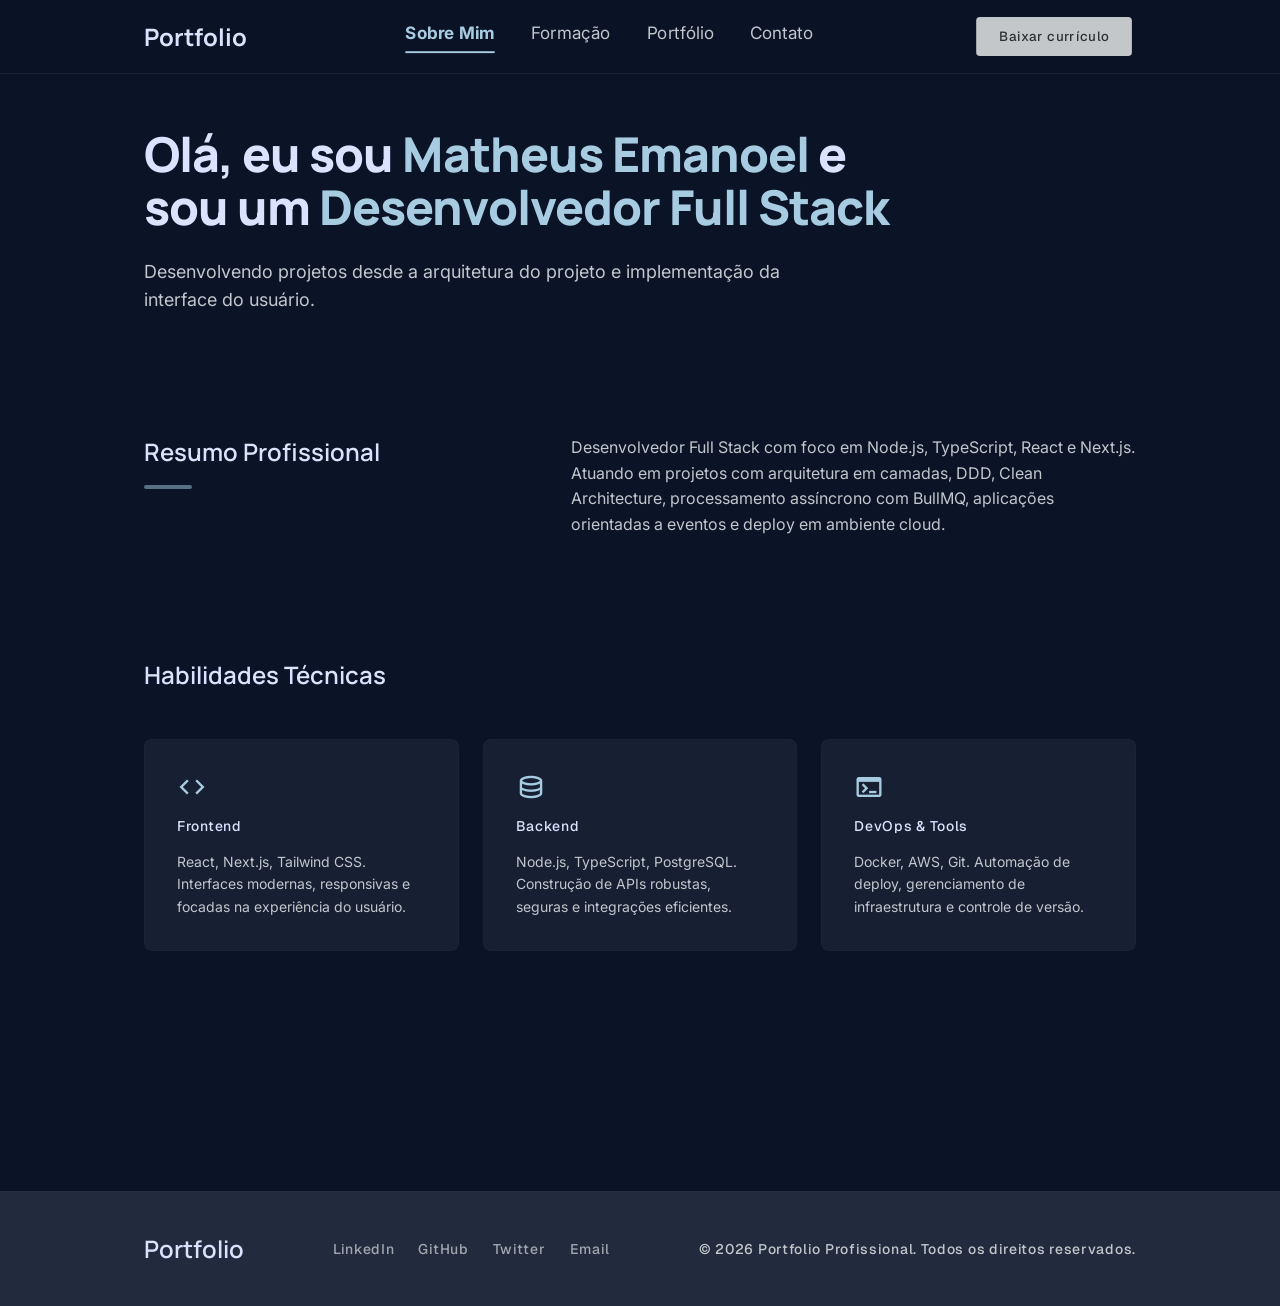
<file: index.html>
<!doctype html>
<html lang="pt-BR">
    <head>
        <meta charset="UTF-8" />
        <meta name="viewport" content="width=device-width, initial-scale=1.0" />
        <title>Matheus Emanoel - Portfólio</title>
        <link rel="preconnect" href="https://fonts.googleapis.com" />
        <link rel="preconnect" href="https://fonts.gstatic.com" crossorigin />
        <link
            href="https://fonts.googleapis.com/css2?family=Manrope:wght@600;800&family=Inter:wght@400&family=Geist:wght@500&display=swap"
            rel="stylesheet"
        />
        <link
            href="https://fonts.googleapis.com/css2?family=Material+Symbols+Outlined:opsz,wght,FILL,GRAD@24,400,0,0"
            rel="stylesheet"
        />
        <link rel="stylesheet" href="./css/global.css" />
        <link rel="stylesheet" href="./css/nav.css" />
        <link rel="stylesheet" href="./css/sobre.css" />
    </head>
    <body data-page="sobre">
        <header>
            <nav class="nav">
                <div class="nav-inner">
                    <a href="./index.html" class="nav-brand">Portfolio</a>

                    <ul class="nav-links" role="list">
                        <li>
                            <a
                                href="./index.html"
                                class="nav-link"
                                data-section="sobre"
                                >Sobre Mim</a
                            >
                        </li>
                        <li>
                            <a
                                href="./pages/formacao.html"
                                class="nav-link"
                                data-section="formacao"
                                >Formação</a
                            >
                        </li>
                        <li>
                            <a
                                href="./pages/portfolio.html"
                                class="nav-link"
                                data-section="portfolio"
                                >Portfólio</a
                            >
                        </li>
                        <li>
                            <a
                                href="./pages/contato.html"
                                class="nav-link"
                                data-section="contato"
                                >Contato</a
                            >
                        </li>
                    </ul>

                    <div class="nav-actions">
                        <a
                            href="./static/matheus-emanoel-curriculo.pdf"
                            target="_blank"
                            class="btn-cv btn-cv--full"
                            download="matheus-emanoel-curriculo.pdf"
                            >Baixar currículo
                        </a>
                        <button
                            class="nav-toggle"
                            id="navToggle"
                            aria-label="Abrir menu"
                            aria-expanded="false"
                        >
                            <span
                                class="material-symbols-outlined"
                                aria-hidden="true"
                                >menu
                            </span>
                        </button>
                    </div>
                </div>
            </nav>

            <div class="mobile-overlay" id="mobileOverlay"></div>
            <div
                class="mobile-menu"
                id="mobileMenu"
                role="dialog"
                aria-modal="true"
                aria-label="Menu de navegação"
            >
                <div class="mobile-menu-top">
                    <a href="./index.html" class="nav-brand">Portfolio</a>
                    <button
                        class="mobile-close"
                        id="mobileClose"
                        aria-label="Fechar menu"
                    >
                        <span
                            class="material-symbols-outlined"
                            aria-hidden="true"
                            >close</span
                        >
                    </button>
                </div>
                <ul class="mobile-nav-links" role="list">
                    <li>
                        <a
                            href="./index.html"
                            class="mobile-link"
                            data-section="sobre"
                            >Sobre Mim</a
                        >
                    </li>
                    <li>
                        <a
                            href="./pages/formacao.html"
                            class="mobile-link"
                            data-section="formacao"
                            >Formação</a
                        >
                    </li>
                    <li>
                        <a
                            href="./pages/portfolio.html"
                            class="mobile-link"
                            data-section="portfolio"
                            >Portfólio</a
                        >
                    </li>
                    <li>
                        <a
                            href="./pages/contato.html"
                            class="mobile-link"
                            data-section="contato"
                            >Contato</a
                        >
                    </li>
                </ul>
                <a
                    href="./static/matheus-emanoel-curriculo.pdf"
                    target="_blank"
                    class="btn-cv btn-cv--full"
                    download="matheus-emanoel-curriculo.pdf"
                    >Baixar currículo
                </a>
            </div>
        </header>

        <main class="main">
            <section class="hero">
                <h1 class="display">
                    Olá, eu sou
                    <span class="text-primary">Matheus Emanoel </span> e sou um
                    <span class="text-primary">Desenvolvedor Full Stack</span>
                </h1>
                <p class="body-lg text-variant">
                    Desenvolvendo projetos desde a arquitetura do projeto e
                    implementação da interface do usuário.
                </p>
            </section>

            <section class="split-section">
                <div class="split-label">
                    <h2 class="headline-md">Resumo Profissional</h2>
                    <div class="accent-bar"></div>
                </div>
                <div class="split-content">
                    <p class="body-md text-variant">
                        Desenvolvedor Full Stack com foco em Node.js,
                        TypeScript, React e Next.js. Atuando em projetos com
                        arquitetura em camadas, DDD, Clean Architecture,
                        processamento assíncrono com BullMQ, aplicações
                        orientadas a eventos e deploy em ambiente cloud.
                    </p>
                </div>
            </section>

            <section class="skills-section">
                <h2 class="headline-md skills-title">Habilidades Técnicas</h2>
                <div class="bento-grid">
                    <div class="skill-card">
                        <span
                            class="material-symbols-outlined skill-icon"
                            aria-hidden="true"
                            >code</span
                        >
                        <h3 class="label-sm">Frontend</h3>
                        <p class="skill-desc text-variant">
                            React, Next.js, Tailwind CSS. Interfaces modernas,
                            responsivas e focadas na experiência do usuário.
                        </p>
                    </div>
                    <div class="skill-card">
                        <span
                            class="material-symbols-outlined skill-icon"
                            aria-hidden="true"
                            >database</span
                        >
                        <h3 class="label-sm">Backend</h3>
                        <p class="skill-desc text-variant">
                            Node.js, TypeScript, PostgreSQL. Construção de APIs
                            robustas, seguras e integrações eficientes.
                        </p>
                    </div>
                    <div class="skill-card">
                        <span
                            class="material-symbols-outlined skill-icon"
                            aria-hidden="true"
                            >terminal</span
                        >
                        <h3 class="label-sm">DevOps &amp; Tools</h3>
                        <p class="skill-desc text-variant">
                            Docker, AWS, Git. Automação de deploy, gerenciamento
                            de infraestrutura e controle de versão.
                        </p>
                    </div>
                </div>
            </section>
        </main>

        <footer class="footer">
            <div class="footer-inner">
                <span class="footer-brand">Portfolio</span>
                <nav class="footer-links" aria-label="Links sociais">
                    <a href="https://www.linkedin.com/in/matheusemanoeldev/"
                        >LinkedIn</a
                    >
                    <a href="https://github.com/OrionTH1">GitHub</a>
                    <a href="https://x.com/OrionTH1">Twitter</a>
                    <a href="mailto:buss.matheusemanoel@gmail.com">Email</a>
                </nav>
                <p class="footer-copy">
                    © 2026 Portfolio Profissional. Todos os direitos reservados.
                </p>
            </div>
        </footer>

        <script src="./js/nav.js"></script>
    </body>
</html>
</file>
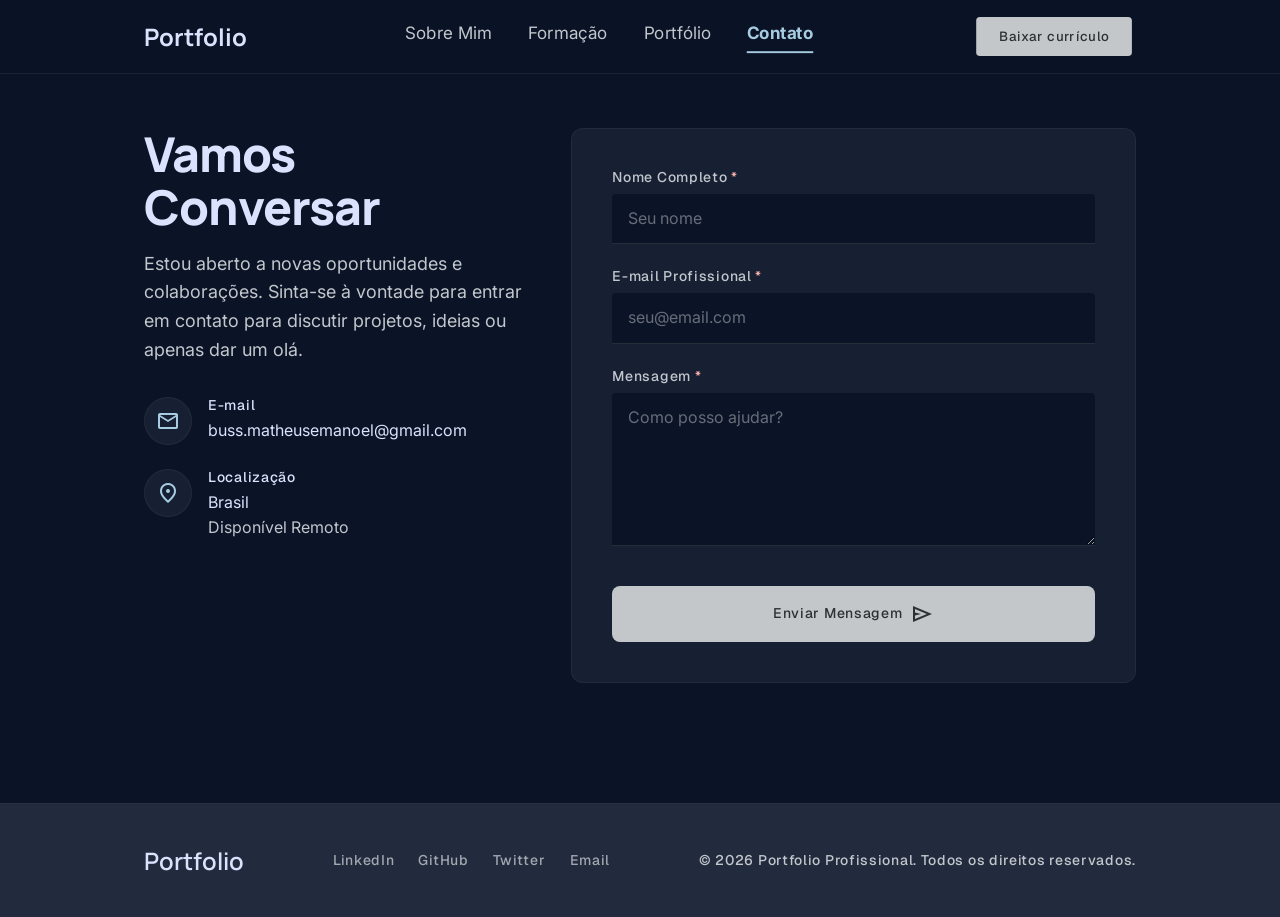
<file: pages/contato.html>
<!doctype html>
<html lang="pt-BR">
    <head>
        <meta charset="UTF-8" />
        <meta name="viewport" content="width=device-width, initial-scale=1.0" />
        <title>Matheus Emanoel - Contato</title>
        <link rel="preconnect" href="https://fonts.googleapis.com" />
        <link rel="preconnect" href="https://fonts.gstatic.com" crossorigin />
        <link
            href="https://fonts.googleapis.com/css2?family=Manrope:wght@600;800&family=Inter:wght@400&family=Geist:wght@500&display=swap"
            rel="stylesheet"
        />
        <link
            href="https://fonts.googleapis.com/css2?family=Material+Symbols+Outlined:opsz,wght,FILL,GRAD@24,400,0,0"
            rel="stylesheet"
        />
        <link rel="stylesheet" href="../css/global.css" />
        <link rel="stylesheet" href="../css/nav.css" />
        <link rel="stylesheet" href="../css/contato.css" />
    </head>
    <body data-page="contato">
        <header>
            <nav class="nav">
                <div class="nav-inner">
                    <a href="../index.html" class="nav-brand">Portfolio</a>

                    <ul class="nav-links" role="list">
                        <li>
                            <a
                                href="../index.html"
                                class="nav-link"
                                data-section="sobre"
                                >Sobre Mim</a
                            >
                        </li>
                        <li>
                            <a
                                href="./formacao.html"
                                class="nav-link"
                                data-section="formacao"
                                >Formação</a
                            >
                        </li>
                        <li>
                            <a
                                href="./portfolio.html"
                                class="nav-link"
                                data-section="portfolio"
                                >Portfólio</a
                            >
                        </li>
                        <li>
                            <a
                                href="./contato.html"
                                class="nav-link"
                                data-section="contato"
                                >Contato</a
                            >
                        </li>
                    </ul>

                    <div class="nav-actions">
                        <a
                            href="../static/matheus-emanoel-curriculo.pdf"
                            target="_blank"
                            class="btn-cv"
                            download="matheus-emanoel-curriculo.pdf"
                            >Baixar currículo</a
                        >
                        <button
                            class="nav-toggle"
                            id="navToggle"
                            aria-label="Abrir menu"
                            aria-expanded="false"
                        >
                            <span
                                class="material-symbols-outlined"
                                aria-hidden="true"
                                >menu</span
                            >
                        </button>
                    </div>
                </div>
            </nav>

            <div class="mobile-overlay" id="mobileOverlay"></div>
            <div
                class="mobile-menu"
                id="mobileMenu"
                role="dialog"
                aria-modal="true"
                aria-label="Menu de navegação"
            >
                <div class="mobile-menu-top">
                    <span class="nav-brand">Portfolio</span>
                    <button
                        class="mobile-close"
                        id="mobileClose"
                        aria-label="Fechar menu"
                    >
                        <span
                            class="material-symbols-outlined"
                            aria-hidden="true"
                            >close</span
                        >
                    </button>
                </div>
                <ul class="mobile-nav-links" role="list">
                    <li>
                        <a
                            href="../index.html"
                            class="mobile-link"
                            data-section="sobre"
                            >Sobre Mim</a
                        >
                    </li>
                    <li>
                        <a
                            href="./formacao.html"
                            class="mobile-link"
                            data-section="formacao"
                            >Formação</a
                        >
                    </li>
                    <li>
                        <a
                            href="./portfolio.html"
                            class="mobile-link"
                            data-section="portfolio"
                            >Portfólio</a
                        >
                    </li>
                    <li>
                        <a
                            href="./contato.html"
                            class="mobile-link"
                            data-section="contato"
                            >Contato</a
                        >
                    </li>
                </ul>
                <a
                    href="../static/matheus-emanoel-curriculo.pdf"
                    target="_blank"
                    class="btn-cv btn-cv--full"
                    download="matheus-emanoel-curriculo.pdf"
                    >Baixar currículo</a
                >
            </div>
        </header>

        <main class="main">
            <div class="contact-layout">
                <div class="contact-info-column">
                    <div>
                        <h1 class="display contact-intro-heading">
                            Vamos<br />Conversar
                        </h1>
                        <p class="body-lg text-variant contact-intro-subtitle">
                            Estou aberto a novas oportunidades e colaborações.
                            Sinta-se à vontade para entrar em contato para
                            discutir projetos, ideias ou apenas dar um olá.
                        </p>
                    </div>

                    <ul class="contact-details-list" role="list">
                        <li class="contact-detail-item">
                            <div class="contact-detail-icon-wrapper">
                                <span
                                    class="material-symbols-outlined"
                                    aria-hidden="true"
                                    >mail</span
                                >
                            </div>
                            <div>
                                <p class="label-sm contact-detail-label">
                                    E-mail
                                </p>
                                <a
                                    href="mailto:buss.matheusemanoel@gmail.com"
                                    class="body-md contact-detail-link"
                                    >buss.matheusemanoel@gmail.com</a
                                >
                            </div>
                        </li>

                        <li class="contact-detail-item">
                            <div class="contact-detail-icon-wrapper">
                                <span
                                    class="material-symbols-outlined"
                                    aria-hidden="true"
                                    >location_on</span
                                >
                            </div>
                            <div>
                                <p class="label-sm contact-detail-label">
                                    Localização
                                </p>
                                <p class="body-md contact-detail-value">
                                    Brasil<br />
                                    <span class="body-md text-variant"
                                        >Disponível Remoto</span
                                    >
                                </p>
                            </div>
                        </li>
                    </ul>
                </div>

                <div class="contact-form-column">
                    <div class="contact-form-card">
                        <form class="contact-form" id="contactForm" novalidate>
                            <div class="form-field">
                                <label class="label-sm form-label" for="name">
                                    Nome Completo
                                    <span
                                        class="form-label-required"
                                        aria-hidden="true"
                                        >*</span
                                    >
                                </label>
                                <input
                                    class="form-input"
                                    type="text"
                                    id="name"
                                    name="name"
                                    placeholder="Seu nome"
                                    autocomplete="name"
                                />
                                <span
                                    class="form-error-message"
                                    id="nameError"
                                    role="alert"
                                ></span>
                            </div>

                            <div class="form-field">
                                <label class="label-sm form-label" for="email">
                                    E-mail Profissional
                                    <span
                                        class="form-label-required"
                                        aria-hidden="true"
                                        >*</span
                                    >
                                </label>
                                <input
                                    class="form-input"
                                    type="email"
                                    id="email"
                                    name="email"
                                    placeholder="seu@email.com"
                                    autocomplete="email"
                                />
                                <span
                                    class="form-error-message"
                                    id="emailError"
                                    role="alert"
                                ></span>
                            </div>

                            <div class="form-field">
                                <label
                                    class="label-sm form-label"
                                    for="message"
                                >
                                    Mensagem
                                    <span
                                        class="form-label-required"
                                        aria-hidden="true"
                                        >*</span
                                    >
                                </label>
                                <textarea
                                    class="form-input"
                                    id="message"
                                    name="message"
                                    placeholder="Como posso ajudar?"
                                    rows="5"
                                ></textarea>
                                <span
                                    class="form-error-message"
                                    id="messageError"
                                    role="alert"
                                ></span>
                            </div>

                            <button
                                class="submit-button"
                                id="submitButton"
                                type="submit"
                            >
                                <span
                                    id="buttonNormalState"
                                    style="
                                        display: flex;
                                        align-items: center;
                                        gap: 8px;
                                    "
                                >
                                    Enviar Mensagem
                                    <span
                                        class="material-symbols-outlined"
                                        aria-hidden="true"
                                        >send</span
                                    >
                                </span>
                                <span
                                    id="buttonLoadingState"
                                    class="button-loading-state"
                                >
                                    <span
                                        class="material-symbols-outlined spinning"
                                        aria-hidden="true"
                                        >progress_activity</span
                                    >
                                    Enviando...
                                </span>
                            </button>
                        </form>

                        <div
                            class="success-alert"
                            id="successAlert"
                            role="alert"
                            aria-live="polite"
                        >
                            <span
                                class="material-symbols-outlined success-alert-icon"
                                aria-hidden="true"
                                >check_circle</span
                            >
                            <div>
                                <p class="success-alert-title">
                                    Mensagem Enviada!
                                </p>
                                <p class="success-alert-text">
                                    Obrigado pelo contato. Retornarei o mais
                                    breve possível.
                                </p>
                            </div>
                        </div>
                    </div>
                </div>
            </div>
        </main>

        <footer class="footer">
            <div class="footer-inner">
                <span class="footer-brand">Portfolio</span>
                <nav class="footer-links" aria-label="Links sociais">
                    <a
                        href="https://www.linkedin.com/in/matheusemanoeldev/"
                        target="_blank"
                        >LinkedIn</a
                    >
                    <a href="https://github.com/OrionTH1" target="_blank"
                        >GitHub</a
                    >
                    <a href="https://x.com/OrionTH1" target="_blank">Twitter</a>
                    <a href="mailto:buss.matheusemanoel@gmail.com">Email</a>
                </nav>
                <p class="footer-copy">
                    © 2026 Portfolio Profissional. Todos os direitos reservados.
                </p>
            </div>
        </footer>

        <script src="../js/nav.js"></script>
        <script src="../js/contato.js"></script>
    </body>
</html>
</file>
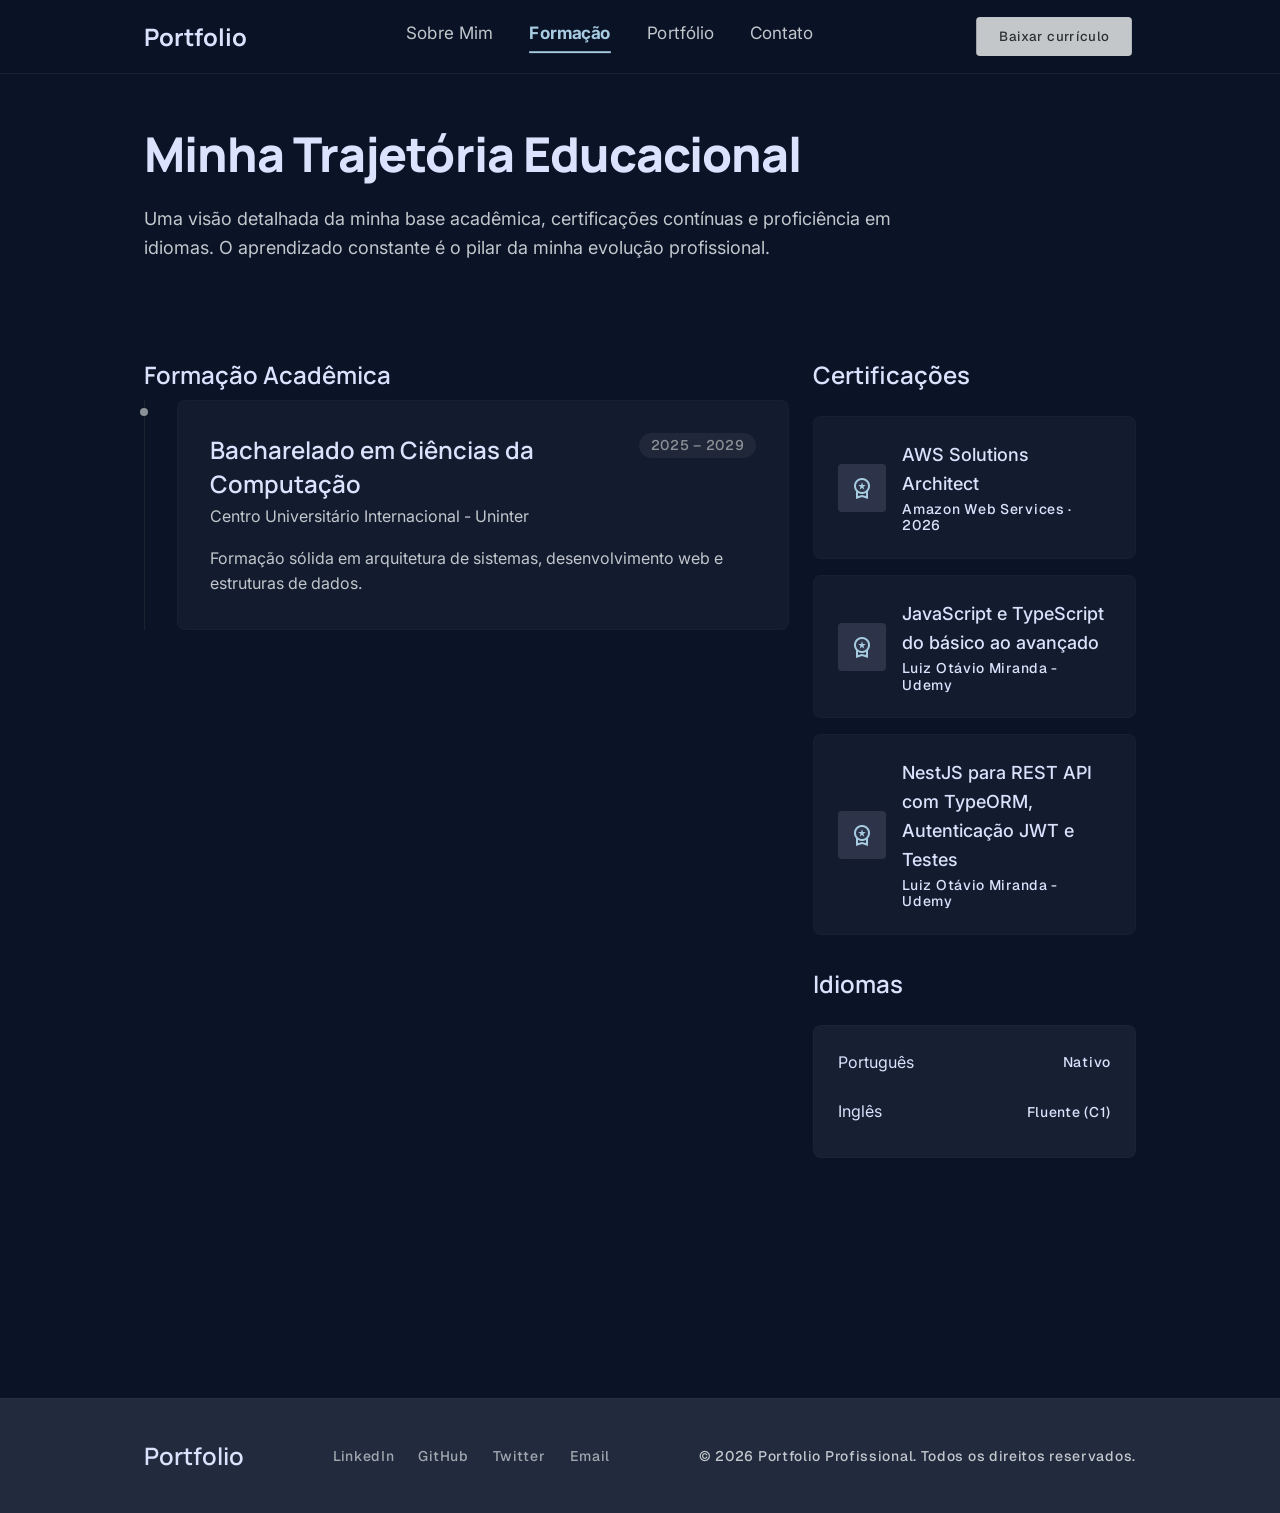
<file: pages/formacao.html>
<!doctype html>
<html lang="pt-BR">
    <head>
        <meta charset="UTF-8" />
        <meta name="viewport" content="width=device-width, initial-scale=1.0" />
        <title>Matheus Emanoel - Formação</title>
        <link rel="preconnect" href="https://fonts.googleapis.com" />
        <link rel="preconnect" href="https://fonts.gstatic.com" crossorigin />
        <link
            href="https://fonts.googleapis.com/css2?family=Manrope:wght@600;800&family=Inter:wght@400&family=Geist:wght@500&display=swap"
            rel="stylesheet"
        />
        <link
            href="https://fonts.googleapis.com/css2?family=Material+Symbols+Outlined:opsz,wght,FILL,GRAD@24,400,0,0"
            rel="stylesheet"
        />
        <link rel="stylesheet" href="../css/global.css" />
        <link rel="stylesheet" href="../css/nav.css" />
        <link rel="stylesheet" href="../css/formacao.css" />
    </head>
    <body data-page="formacao">
        <header>
            <nav class="nav">
                <div class="nav-inner">
                    <a href="../index.html" class="nav-brand">Portfolio</a>

                    <ul class="nav-links" role="list">
                        <li>
                            <a
                                href="../index.html"
                                class="nav-link"
                                data-section="sobre"
                                >Sobre Mim</a
                            >
                        </li>
                        <li>
                            <a
                                href="./formacao.html"
                                class="nav-link"
                                data-section="formacao"
                                >Formação</a
                            >
                        </li>
                        <li>
                            <a
                                href="./portfolio.html"
                                class="nav-link"
                                data-section="portfolio"
                                >Portfólio</a
                            >
                        </li>
                        <li>
                            <a
                                href="./contato.html"
                                class="nav-link"
                                data-section="contato"
                                >Contato</a
                            >
                        </li>
                    </ul>

                    <div class="nav-actions">
                        <a
                            href="../static/matheus-emanoel-curriculo.pdf"
                            target="_blank"
                            class="btn-cv"
                            download="matheus-emanoel-curriculo.pdf"
                            >Baixar currículo</a
                        >
                        <button
                            class="nav-toggle"
                            id="navToggle"
                            aria-label="Abrir menu"
                            aria-expanded="false"
                        >
                            <span
                                class="material-symbols-outlined"
                                aria-hidden="true"
                                >menu</span
                            >
                        </button>
                    </div>
                </div>
            </nav>

            <div class="mobile-overlay" id="mobileOverlay"></div>
            <div
                class="mobile-menu"
                id="mobileMenu"
                role="dialog"
                aria-modal="true"
                aria-label="Menu de navegação"
            >
                <div class="mobile-menu-top">
                    <span class="nav-brand">Portfolio</span>
                    <button
                        class="mobile-close"
                        id="mobileClose"
                        aria-label="Fechar menu"
                    >
                        <span
                            class="material-symbols-outlined"
                            aria-hidden="true"
                            >close</span
                        >
                    </button>
                </div>
                <ul class="mobile-nav-links" role="list">
                    <li>
                        <a
                            href="../index.html"
                            class="mobile-link"
                            data-section="sobre"
                            >Sobre Mim</a
                        >
                    </li>
                    <li>
                        <a
                            href="./formacao.html"
                            class="mobile-link"
                            data-section="formacao"
                            >Formação</a
                        >
                    </li>
                    <li>
                        <a
                            href="./portfolio.html"
                            class="mobile-link"
                            data-section="portfolio"
                            >Portfólio</a
                        >
                    </li>
                    <li>
                        <a
                            href="./contato.html"
                            class="mobile-link"
                            data-section="contato"
                            >Contato</a
                        >
                    </li>
                </ul>
                <a
                    href="../static/matheus-emanoel-curriculo.pdf"
                    target="_blank"
                    class="btn-cv btn-cv--full"
                    download="matheus-emanoel-curriculo.pdf"
                    >Baixar currículo</a
                >
            </div>
        </header>

        <main class="main">
            <header class="page-header">
                <h1 class="display">Minha Trajetória Educacional</h1>
                <p class="body-lg text-variant">
                    Uma visão detalhada da minha base acadêmica, certificações
                    contínuas e proficiência em idiomas. O aprendizado constante
                    é o pilar da minha evolução profissional.
                </p>
            </header>

            <div class="formation-grid">
                <section class="education-section">
                    <h2
                        class="headline-md text-primary education-section-title"
                    >
                        Formação Acadêmica
                    </h2>

                    <div class="timeline">
                        <div class="timeline-item timeline-item--past">
                            <div class="education-card">
                                <div class="education-card-header">
                                    <div>
                                        <h3 class="education-card-title">
                                            Bacharelado em Ciências da
                                            Computação
                                        </h3>
                                        <p
                                            class="education-card-institution body-md text-variant"
                                        >
                                            Centro Universitário Internacional -
                                            Uninter
                                        </p>
                                    </div>
                                    <span
                                        class="education-card-period education-card-period--past"
                                        >2025 – 2029</span
                                    >
                                </div>
                                <p class="body-md text-variant">
                                    Formação sólida em arquitetura de sistemas,
                                    desenvolvimento web e estruturas de dados.
                                </p>
                            </div>
                        </div>
                    </div>
                </section>

                <aside class="sidebar">
                    <section>
                        <h2
                            class="headline-md text-primary certifications-title"
                        >
                            Certificações
                        </h2>
                        <div class="certifications-list">
                            <div class="certification-card">
                                <div class="certification-icon-wrapper">
                                    <span
                                        class="material-symbols-outlined"
                                        aria-hidden="true"
                                        >workspace_premium</span
                                    >
                                </div>
                                <div>
                                    <p class="certification-name">
                                        AWS Solutions Architect
                                    </p>
                                    <p
                                        class="certification-provider label-sm text-variant"
                                    >
                                        Amazon Web Services · 2026
                                    </p>
                                </div>
                            </div>

                            <div class="certification-card">
                                <div class="certification-icon-wrapper">
                                    <span
                                        class="material-symbols-outlined"
                                        aria-hidden="true"
                                        >workspace_premium</span
                                    >
                                </div>
                                <div>
                                    <p class="certification-name">
                                        JavaScript e TypeScript do básico ao
                                        avançado
                                    </p>
                                    <p
                                        class="certification-provider label-sm text-variant"
                                    >
                                        Luiz Otávio Miranda - Udemy
                                    </p>
                                </div>
                            </div>

                            <div class="certification-card">
                                <div class="certification-icon-wrapper">
                                    <span
                                        class="material-symbols-outlined"
                                        aria-hidden="true"
                                        >workspace_premium</span
                                    >
                                </div>
                                <div>
                                    <p class="certification-name">
                                        NestJS para REST API com TypeORM,
                                        Autenticação JWT e Testes
                                    </p>
                                    <p
                                        class="certification-provider label-sm text-variant"
                                    >
                                        Luiz Otávio Miranda - Udemy
                                    </p>
                                </div>
                            </div>
                        </div>
                    </section>

                    <section>
                        <h2 class="headline-md text-primary languages-title">
                            Idiomas
                        </h2>
                        <div class="languages-card">
                            <div>
                                <div class="language-name-row">
                                    <span class="body-md">Português</span>
                                    <span class="label-sm text-primary"
                                        >Nativo</span
                                    >
                                </div>
                            </div>

                            <div>
                                <div class="language-name-row">
                                    <span class="body-md">Inglês</span>
                                    <span class="label-sm text-primary"
                                        >Fluente (C1)</span
                                    >
                                </div>
                            </div>
                        </div>
                    </section>
                </aside>
            </div>
        </main>

        <footer class="footer">
            <div class="footer-inner">
                <span class="footer-brand">Portfolio</span>
                <nav class="footer-links" aria-label="Links sociais">
                    <a
                        href="https://www.linkedin.com/in/matheusemanoeldev/"
                        target="_blank"
                        >LinkedIn</a
                    >
                    <a href="https://github.com/OrionTH1" target="_blank"
                        >GitHub</a
                    >
                    <a href="https://x.com/OrionTH1" target="_blank">Twitter</a>
                    <a href="mailto:buss.matheusemanoel@gmail.com">Email</a>
                </nav>
                <p class="footer-copy">
                    © 2026 Portfolio Profissional. Todos os direitos reservados.
                </p>
            </div>
        </footer>

        <script src="../js/nav.js"></script>
    </body>
</html>
</file>
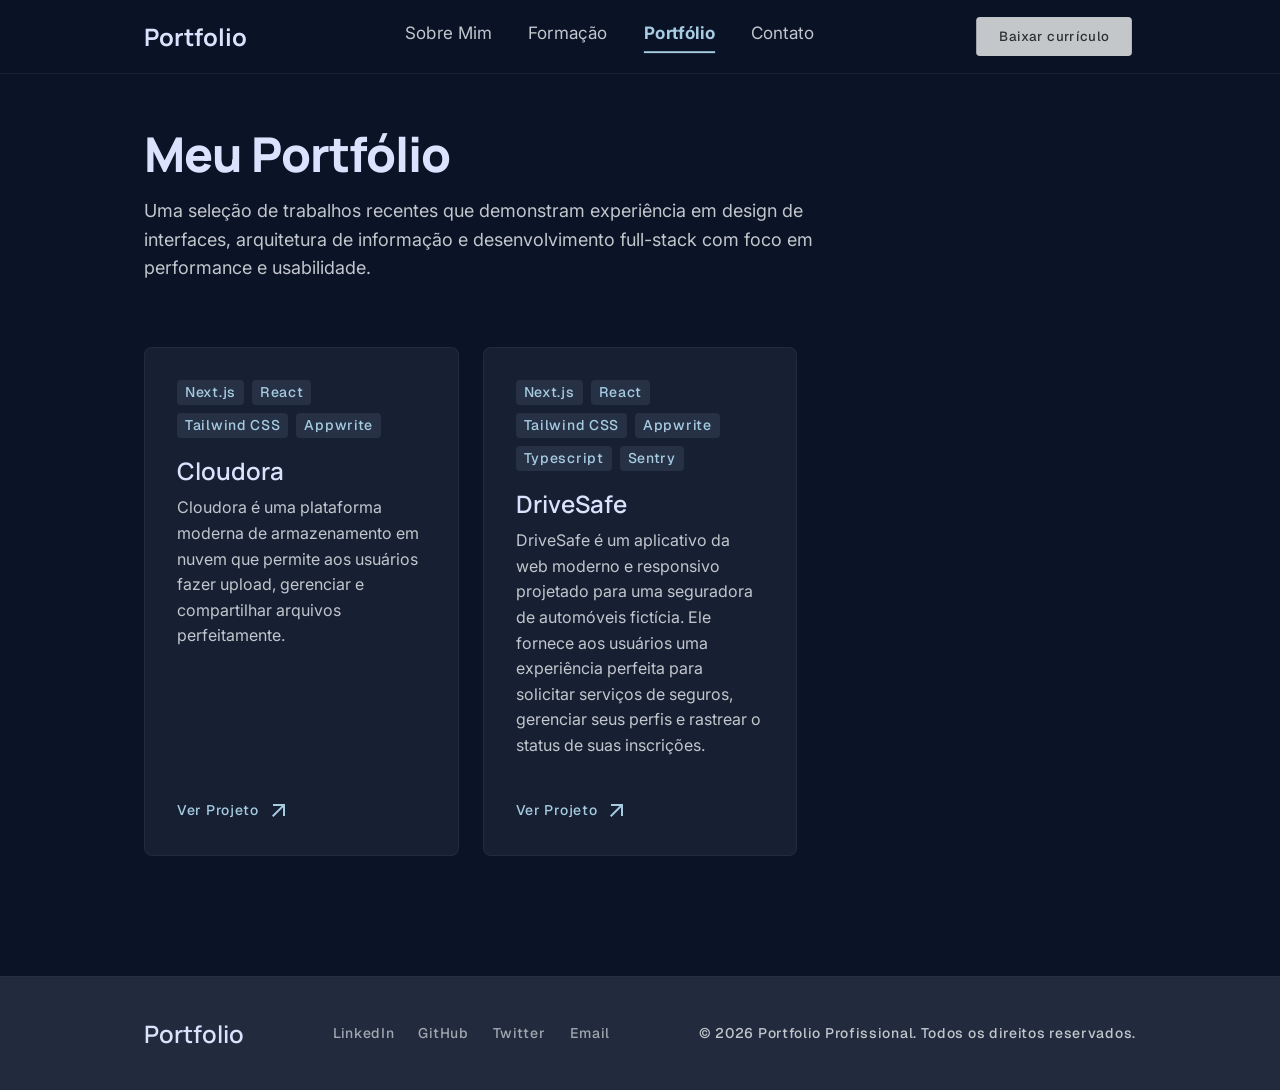
<file: pages/portfolio.html>
<!doctype html>
<html lang="pt-BR">
    <head>
        <meta charset="UTF-8" />
        <meta name="viewport" content="width=device-width, initial-scale=1.0" />
        <title>Matheus Emanoel - Portfólio</title>
        <link rel="preconnect" href="https://fonts.googleapis.com" />
        <link rel="preconnect" href="https://fonts.gstatic.com" crossorigin />
        <link
            href="https://fonts.googleapis.com/css2?family=Manrope:wght@600;800&family=Inter:wght@400&family=Geist:wght@500&display=swap"
            rel="stylesheet"
        />
        <link
            href="https://fonts.googleapis.com/css2?family=Material+Symbols+Outlined:opsz,wght,FILL,GRAD@24,400,0,0"
            rel="stylesheet"
        />
        <link rel="stylesheet" href="../css/global.css" />
        <link rel="stylesheet" href="../css/nav.css" />
        <link rel="stylesheet" href="../css/portfolio.css" />
    </head>
    <body data-page="portfolio">
        <header>
            <nav class="nav">
                <div class="nav-inner">
                    <a href="../index.html" class="nav-brand">Portfolio</a>

                    <ul class="nav-links" role="list">
                        <li>
                            <a
                                href="../index.html"
                                class="nav-link"
                                data-section="sobre"
                                >Sobre Mim</a
                            >
                        </li>
                        <li>
                            <a
                                href="./formacao.html"
                                class="nav-link"
                                data-section="formacao"
                                >Formação</a
                            >
                        </li>
                        <li>
                            <a
                                href="./portfolio.html"
                                class="nav-link"
                                data-section="portfolio"
                                >Portfólio</a
                            >
                        </li>
                        <li>
                            <a
                                href="./contato.html"
                                class="nav-link"
                                data-section="contato"
                                >Contato</a
                            >
                        </li>
                    </ul>

                    <div class="nav-actions">
                        <a
                            href="../static/matheus-emanoel-curriculo.pdf"
                            target="_blank"
                            class="btn-cv"
                            download="matheus-emanoel-curriculo.pdf"
                            >Baixar currículo</a
                        >
                        <button
                            class="nav-toggle"
                            id="navToggle"
                            aria-label="Abrir menu"
                            aria-expanded="false"
                        >
                            <span
                                class="material-symbols-outlined"
                                aria-hidden="true"
                                >menu</span
                            >
                        </button>
                    </div>
                </div>
            </nav>

            <div class="mobile-overlay" id="mobileOverlay"></div>
            <div
                class="mobile-menu"
                id="mobileMenu"
                role="dialog"
                aria-modal="true"
                aria-label="Menu de navegação"
            >
                <div class="mobile-menu-top">
                    <span class="nav-brand">Portfolio</span>
                    <button
                        class="mobile-close"
                        id="mobileClose"
                        aria-label="Fechar menu"
                    >
                        <span
                            class="material-symbols-outlined"
                            aria-hidden="true"
                            >close</span
                        >
                    </button>
                </div>
                <ul class="mobile-nav-links" role="list">
                    <li>
                        <a
                            href="../index.html"
                            class="mobile-link"
                            data-section="sobre"
                            >Sobre Mim</a
                        >
                    </li>
                    <li>
                        <a
                            href="./formacao.html"
                            class="mobile-link"
                            data-section="formacao"
                            >Formação</a
                        >
                    </li>
                    <li>
                        <a
                            href="./portfolio.html"
                            class="mobile-link"
                            data-section="portfolio"
                            >Portfólio</a
                        >
                    </li>
                    <li>
                        <a
                            href="./contato.html"
                            class="mobile-link"
                            data-section="contato"
                            >Contato</a
                        >
                    </li>
                </ul>
                <a
                    href="../static/matheus-emanoel-curriculo.pdf"
                    target="_blank"
                    class="btn-cv btn-cv--full"
                    download="matheus-emanoel-curriculo.pdf"
                    >Baixar currículo</a
                >
            </div>
        </header>

        <main class="main">
            <header class="page-header">
                <h1 class="display">Meu Portfólio</h1>
                <p class="body-lg text-variant">
                    Uma seleção de trabalhos recentes que demonstram experiência
                    em design de interfaces, arquitetura de informação e
                    desenvolvimento full-stack com foco em performance e
                    usabilidade.
                </p>
            </header>

            <div class="projects-grid">
                <article class="project-card">
                    <div class="project-tags">
                        <span class="project-tag">Next.js</span>
                        <span class="project-tag">React</span>
                        <span class="project-tag">Tailwind CSS</span>
                        <span class="project-tag">Appwrite</span>
                    </div>
                    <h2 class="project-title">Cloudora</h2>
                    <p class="project-description body-md">
                        Cloudora é uma plataforma moderna de armazenamento em
                        nuvem que permite aos usuários fazer upload, gerenciar e
                        compartilhar arquivos perfeitamente.
                    </p>
                    <a
                        href="https://github.com/OrionTH1/Cloudora"
                        class="project-link label-sm"
                        target="_blank"
                    >
                        Ver Projeto
                        <span
                            class="material-symbols-outlined"
                            aria-hidden="true"
                            >arrow_outward</span
                        >
                    </a>
                </article>

                <article class="project-card">
                    <div class="project-tags">
                        <span class="project-tag">Next.js</span>
                        <span class="project-tag">React</span>
                        <span class="project-tag">Tailwind CSS</span>
                        <span class="project-tag">Appwrite</span>
                        <span class="project-tag">Typescript</span>
                        <span class="project-tag">Sentry</span>
                    </div>
                    <h2 class="project-title">DriveSafe</h2>
                    <p class="project-description body-md">
                        DriveSafe é um aplicativo da web moderno e responsivo
                        projetado para uma seguradora de automóveis fictícia.
                        Ele fornece aos usuários uma experiência perfeita para
                        solicitar serviços de seguros, gerenciar seus perfis e
                        rastrear o status de suas inscrições.
                    </p>
                    <a
                        href="https://github.com/OrionTH1/DriveSafe"
                        class="project-link label-sm"
                        target="_blank"
                    >
                        Ver Projeto
                        <span
                            class="material-symbols-outlined"
                            aria-hidden="true"
                            >arrow_outward</span
                        >
                    </a>
                </article>
            </div>
        </main>

        <footer class="footer">
            <div class="footer-inner">
                <span class="footer-brand">Portfolio</span>
                <nav class="footer-links" aria-label="Links sociais">
                    <a
                        href="https://www.linkedin.com/in/matheusemanoeldev/"
                        target="_blank"
                        >LinkedIn</a
                    >
                    <a href="https://github.com/OrionTH1" target="_blank"
                        >GitHub</a
                    >
                    <a href="https://x.com/OrionTH1" target="_blank">Twitter</a>
                    <a href="mailto:buss.matheusemanoel@gmail.com">Email</a>
                </nav>
                <p class="footer-copy">
                    © 2026 Portfolio Profissional. Todos os direitos reservados.
                </p>
            </div>
        </footer>

        <script src="../js/nav.js"></script>
    </body>
</html>
</file>
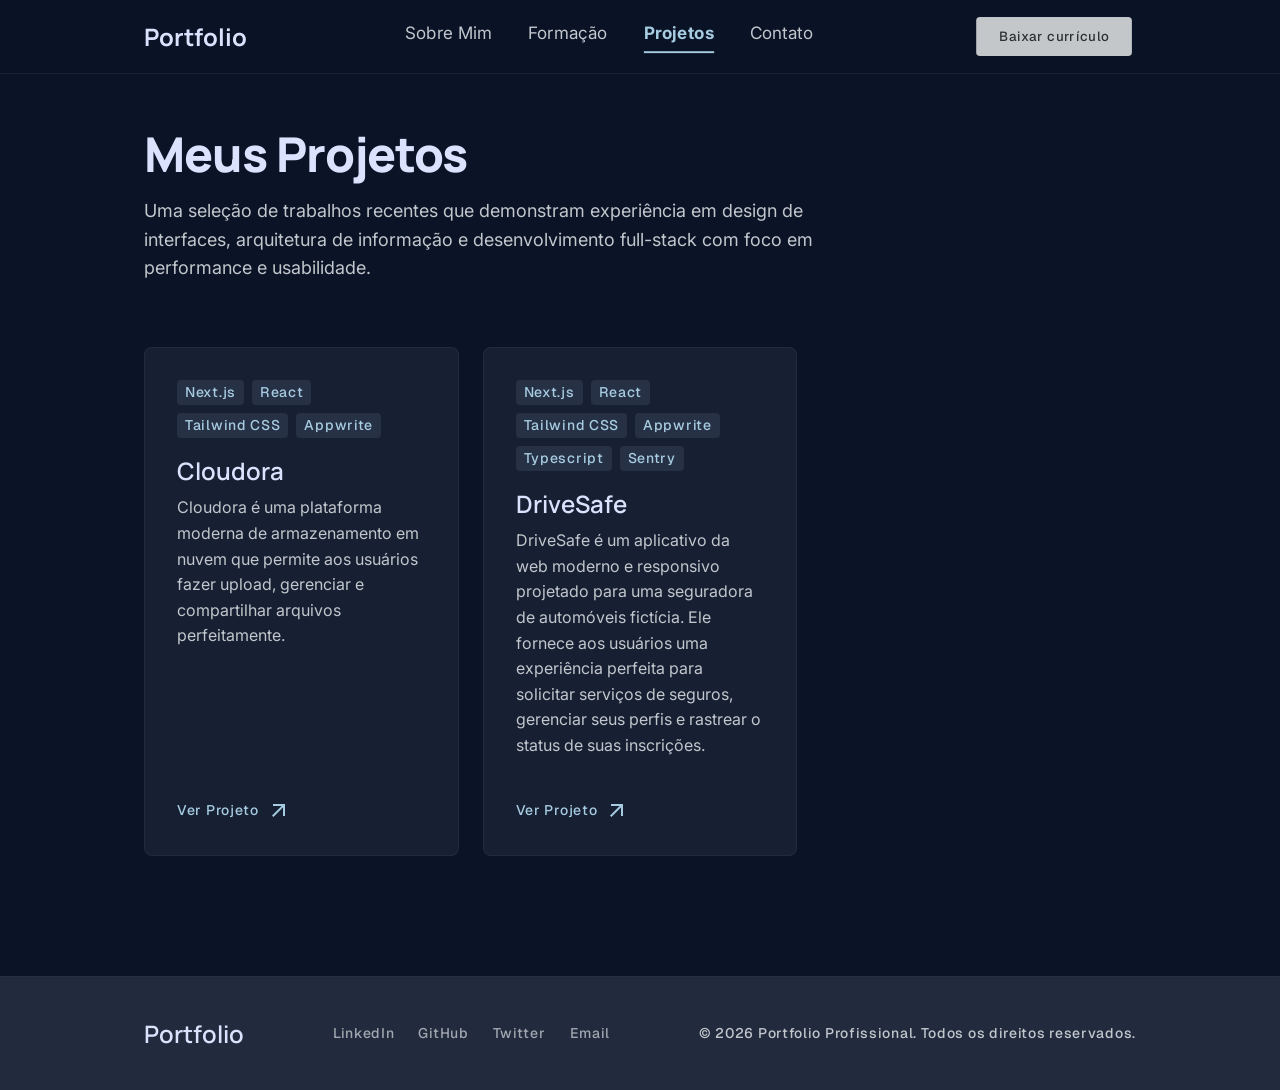
<file: pages/projetos.html>
<!doctype html>
<html lang="pt-BR">
    <head>
        <meta charset="UTF-8" />
        <meta name="viewport" content="width=device-width, initial-scale=1.0" />
        <title>Matheus Emanoel - Projetos</title>
        <link rel="preconnect" href="https://fonts.googleapis.com" />
        <link rel="preconnect" href="https://fonts.gstatic.com" crossorigin />
        <link
            href="https://fonts.googleapis.com/css2?family=Manrope:wght@600;800&family=Inter:wght@400&family=Geist:wght@500&display=swap"
            rel="stylesheet"
        />
        <link
            href="https://fonts.googleapis.com/css2?family=Material+Symbols+Outlined:opsz,wght,FILL,GRAD@24,400,0,0"
            rel="stylesheet"
        />
        <link rel="stylesheet" href="../css/global.css" />
        <link rel="stylesheet" href="../css/nav.css" />
        <link rel="stylesheet" href="../css/projetos.css" />
    </head>
    <body data-page="projetos">
        <header>
            <nav class="nav">
                <div class="nav-inner">
                    <a href="../index.html" class="nav-brand">Portfolio</a>

                    <ul class="nav-links" role="list">
                        <li>
                            <a
                                href="../index.html"
                                class="nav-link"
                                data-section="sobre"
                                >Sobre Mim</a
                            >
                        </li>
                        <li>
                            <a
                                href="./formacao.html"
                                class="nav-link"
                                data-section="formacao"
                                >Formação</a
                            >
                        </li>
                        <li>
                            <a
                                href="./projetos.html"
                                class="nav-link"
                                data-section="projetos"
                                >Projetos</a
                            >
                        </li>
                        <li>
                            <a
                                href="./contato.html"
                                class="nav-link"
                                data-section="contato"
                                >Contato</a
                            >
                        </li>
                    </ul>

                    <div class="nav-actions">
                        <a
                            href="../static/matheus-emanoel-curriculo.pdf"
                            target="_blank"
                            class="btn-cv"
                            download="matheus-emanoel-curriculo.pdf"
                            >Baixar currículo</a
                        >
                        <button
                            class="nav-toggle"
                            id="navToggle"
                            aria-label="Abrir menu"
                            aria-expanded="false"
                        >
                            <span
                                class="material-symbols-outlined"
                                aria-hidden="true"
                                >menu</span
                            >
                        </button>
                    </div>
                </div>
            </nav>

            <div class="mobile-overlay" id="mobileOverlay"></div>
            <div
                class="mobile-menu"
                id="mobileMenu"
                role="dialog"
                aria-modal="true"
                aria-label="Menu de navegação"
            >
                <div class="mobile-menu-top">
                    <span class="nav-brand">Portfolio</span>
                    <button
                        class="mobile-close"
                        id="mobileClose"
                        aria-label="Fechar menu"
                    >
                        <span
                            class="material-symbols-outlined"
                            aria-hidden="true"
                            >close</span
                        >
                    </button>
                </div>
                <ul class="mobile-nav-links" role="list">
                    <li>
                        <a
                            href="../index.html"
                            class="mobile-link"
                            data-section="sobre"
                            >Sobre Mim</a
                        >
                    </li>
                    <li>
                        <a
                            href="./formacao.html"
                            class="mobile-link"
                            data-section="formacao"
                            >Formação</a
                        >
                    </li>
                    <li>
                        <a
                            href="./projetos.html"
                            class="mobile-link"
                            data-section="projetos"
                            >Projetos</a
                        >
                    </li>
                    <li>
                        <a
                            href="./contato.html"
                            class="mobile-link"
                            data-section="contato"
                            >Contato</a
                        >
                    </li>
                </ul>
                <a
                    href="../static/matheus-emanoel-curriculo.pdf"
                    target="_blank"
                    class="btn-cv btn-cv--full"
                    download="matheus-emanoel-curriculo.pdf"
                    >Baixar currículo</a
                >
            </div>
        </header>

        <main class="main">
            <header class="page-header">
                <h1 class="display">Meus Projetos</h1>
                <p class="body-lg text-variant">
                    Uma seleção de trabalhos recentes que demonstram experiência
                    em design de interfaces, arquitetura de informação e
                    desenvolvimento full-stack com foco em performance e
                    usabilidade.
                </p>
            </header>

            <div class="projects-grid">
                <article class="project-card">
                    <div class="project-tags">
                        <span class="project-tag">Next.js</span>
                        <span class="project-tag">React</span>
                        <span class="project-tag">Tailwind CSS</span>
                        <span class="project-tag">Appwrite</span>
                    </div>
                    <h2 class="project-title">Cloudora</h2>
                    <p class="project-description body-md">
                        Cloudora é uma plataforma moderna de armazenamento em
                        nuvem que permite aos usuários fazer upload, gerenciar e
                        compartilhar arquivos perfeitamente.
                    </p>
                    <a
                        href="https://github.com/OrionTH1/Cloudora"
                        class="project-link label-sm"
                        target="_blank"
                    >
                        Ver Projeto
                        <span
                            class="material-symbols-outlined"
                            aria-hidden="true"
                            >arrow_outward</span
                        >
                    </a>
                </article>

                <article class="project-card">
                    <div class="project-tags">
                        <span class="project-tag">Next.js</span>
                        <span class="project-tag">React</span>
                        <span class="project-tag">Tailwind CSS</span>
                        <span class="project-tag">Appwrite</span>
                        <span class="project-tag">Typescript</span>
                        <span class="project-tag">Sentry</span>
                    </div>
                    <h2 class="project-title">DriveSafe</h2>
                    <p class="project-description body-md">
                        DriveSafe é um aplicativo da web moderno e responsivo
                        projetado para uma seguradora de automóveis fictícia.
                        Ele fornece aos usuários uma experiência perfeita para
                        solicitar serviços de seguros, gerenciar seus perfis e
                        rastrear o status de suas inscrições.
                    </p>
                    <a
                        href="https://github.com/OrionTH1/DriveSafe"
                        class="project-link label-sm"
                        target="_blank"
                    >
                        Ver Projeto
                        <span
                            class="material-symbols-outlined"
                            aria-hidden="true"
                            >arrow_outward</span
                        >
                    </a>
                </article>
            </div>
        </main>

        <footer class="footer">
            <div class="footer-inner">
                <span class="footer-brand">Portfolio</span>
                <nav class="footer-links" aria-label="Links sociais">
                    <a
                        href="https://www.linkedin.com/in/matheusemanoeldev/"
                        target="_blank"
                        >LinkedIn</a
                    >
                    <a href="https://github.com/OrionTH1" target="_blank"
                        >GitHub</a
                    >
                    <a href="https://x.com/OrionTH1" target="_blank">Twitter</a>
                    <a href="mailto:buss.matheusemanoel@gmail.com">Email</a>
                </nav>
                <p class="footer-copy">
                    © 2026 Portfolio Profissional. Todos os direitos reservados.
                </p>
            </div>
        </footer>

        <script src="../js/nav.js"></script>
    </body>
</html>
</file>
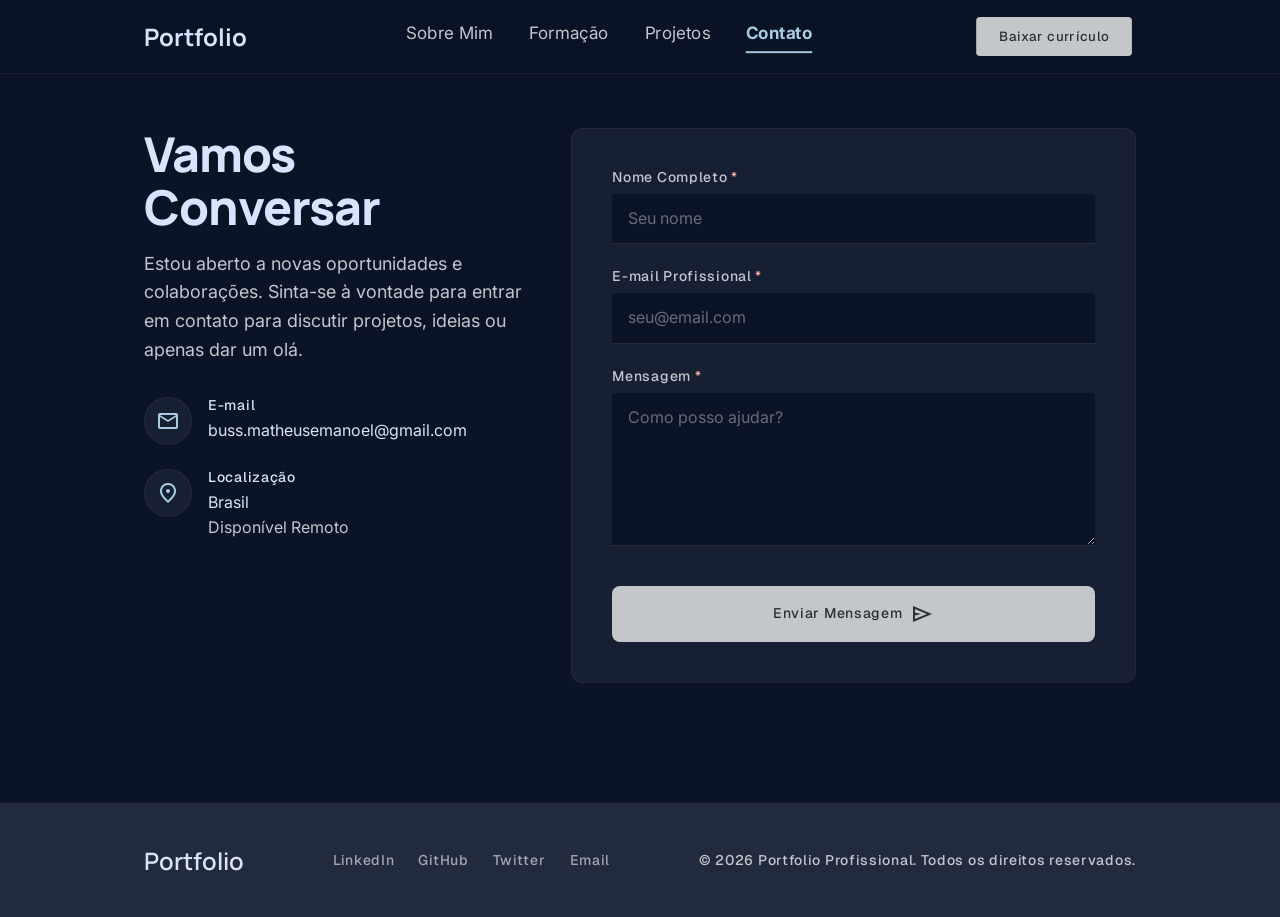
<file: src/pages/contato.html>
<!doctype html>
<html lang="pt-BR">
    <head>
        <meta charset="UTF-8" />
        <meta name="viewport" content="width=device-width, initial-scale=1.0" />
        <title>Portfólio — Contato</title>
        <link rel="preconnect" href="https://fonts.googleapis.com" />
        <link rel="preconnect" href="https://fonts.gstatic.com" crossorigin />
        <link
            href="https://fonts.googleapis.com/css2?family=Manrope:wght@600;800&family=Inter:wght@400&family=Geist:wght@500&display=swap"
            rel="stylesheet"
        />
        <link
            href="https://fonts.googleapis.com/css2?family=Material+Symbols+Outlined:opsz,wght,FILL,GRAD@24,400,0,0"
            rel="stylesheet"
        />
        <link rel="stylesheet" href="../css/global.css" />
        <link rel="stylesheet" href="../css/nav.css" />
        <link rel="stylesheet" href="../css/contato.css" />
    </head>
    <body data-page="contato">
        <header>
            <nav class="nav">
                <div class="nav-inner">
                    <a href="../index.html" class="nav-brand">Portfolio</a>

                    <ul class="nav-links" role="list">
                        <li>
                            <a
                                href="../index.html"
                                class="nav-link"
                                data-section="sobre"
                                >Sobre Mim</a
                            >
                        </li>
                        <li>
                            <a
                                href="./formacao.html"
                                class="nav-link"
                                data-section="formacao"
                                >Formação</a
                            >
                        </li>
                        <li>
                            <a
                                href="./projetos.html"
                                class="nav-link"
                                data-section="projetos"
                                >Projetos</a
                            >
                        </li>
                        <li>
                            <a
                                href="./contato.html"
                                class="nav-link"
                                data-section="contato"
                                >Contato</a
                            >
                        </li>
                    </ul>

                    <div class="nav-actions">
                        <a
                            href="../../static/matheus-emanoel-curriculo.pdf"
                            target="_blank"
                            class="btn-cv"
                            download="matheus-emanoel-curriculo.pdf"
                            >Baixar currículo</a
                        >
                        <button
                            class="nav-toggle"
                            id="navToggle"
                            aria-label="Abrir menu"
                            aria-expanded="false"
                        >
                            <span
                                class="material-symbols-outlined"
                                aria-hidden="true"
                                >menu</span
                            >
                        </button>
                    </div>
                </div>
            </nav>

            <div class="mobile-overlay" id="mobileOverlay"></div>
            <div
                class="mobile-menu"
                id="mobileMenu"
                role="dialog"
                aria-modal="true"
                aria-label="Menu de navegação"
            >
                <div class="mobile-menu-top">
                    <span class="nav-brand">Portfolio</span>
                    <button
                        class="mobile-close"
                        id="mobileClose"
                        aria-label="Fechar menu"
                    >
                        <span
                            class="material-symbols-outlined"
                            aria-hidden="true"
                            >close</span
                        >
                    </button>
                </div>
                <ul class="mobile-nav-links" role="list">
                    <li>
                        <a
                            href="../index.html"
                            class="mobile-link"
                            data-section="sobre"
                            >Sobre Mim</a
                        >
                    </li>
                    <li>
                        <a
                            href="./formacao.html"
                            class="mobile-link"
                            data-section="formacao"
                            >Formação</a
                        >
                    </li>
                    <li>
                        <a
                            href="./projetos.html"
                            class="mobile-link"
                            data-section="projetos"
                            >Projetos</a
                        >
                    </li>
                    <li>
                        <a
                            href="./contato.html"
                            class="mobile-link"
                            data-section="contato"
                            >Contato</a
                        >
                    </li>
                </ul>
                <a
                    href="../../static/matheus-emanoel-curriculo.pdf"
                    target="_blank"
                    class="btn-cv btn-cv--full"
                    download="matheus-emanoel-curriculo.pdf"
                    >Baixar currículo</a
                >
            </div>
        </header>

        <main class="main">
            <div class="contact-layout">
                <div class="contact-info-column">
                    <div>
                        <h1 class="display contact-intro-heading">
                            Vamos<br />Conversar
                        </h1>
                        <p class="body-lg text-variant contact-intro-subtitle">
                            Estou aberto a novas oportunidades e colaborações.
                            Sinta-se à vontade para entrar em contato para
                            discutir projetos, ideias ou apenas dar um olá.
                        </p>
                    </div>

                    <ul class="contact-details-list" role="list">
                        <li class="contact-detail-item">
                            <div class="contact-detail-icon-wrapper">
                                <span
                                    class="material-symbols-outlined"
                                    aria-hidden="true"
                                    >mail</span
                                >
                            </div>
                            <div>
                                <p class="label-sm contact-detail-label">
                                    E-mail
                                </p>
                                <a
                                    href="mailto:buss.matheusemanoel@gmail.com"
                                    class="body-md contact-detail-link"
                                    >buss.matheusemanoel@gmail.com</a
                                >
                            </div>
                        </li>

                        <li class="contact-detail-item">
                            <div class="contact-detail-icon-wrapper">
                                <span
                                    class="material-symbols-outlined"
                                    aria-hidden="true"
                                    >location_on</span
                                >
                            </div>
                            <div>
                                <p class="label-sm contact-detail-label">
                                    Localização
                                </p>
                                <p class="body-md contact-detail-value">
                                    Brasil<br />
                                    <span class="body-md text-variant"
                                        >Disponível Remoto</span
                                    >
                                </p>
                            </div>
                        </li>
                    </ul>
                </div>

                <div class="contact-form-column">
                    <div class="contact-form-card">
                        <form class="contact-form" id="contactForm" novalidate>
                            <div class="form-field">
                                <label class="label-sm form-label" for="name">
                                    Nome Completo
                                    <span
                                        class="form-label-required"
                                        aria-hidden="true"
                                        >*</span
                                    >
                                </label>
                                <input
                                    class="form-input"
                                    type="text"
                                    id="name"
                                    name="name"
                                    placeholder="Seu nome"
                                    autocomplete="name"
                                />
                                <span
                                    class="form-error-message"
                                    id="nameError"
                                    role="alert"
                                ></span>
                            </div>

                            <div class="form-field">
                                <label class="label-sm form-label" for="email">
                                    E-mail Profissional
                                    <span
                                        class="form-label-required"
                                        aria-hidden="true"
                                        >*</span
                                    >
                                </label>
                                <input
                                    class="form-input"
                                    type="email"
                                    id="email"
                                    name="email"
                                    placeholder="seu@email.com"
                                    autocomplete="email"
                                />
                                <span
                                    class="form-error-message"
                                    id="emailError"
                                    role="alert"
                                ></span>
                            </div>

                            <div class="form-field">
                                <label
                                    class="label-sm form-label"
                                    for="message"
                                >
                                    Mensagem
                                    <span
                                        class="form-label-required"
                                        aria-hidden="true"
                                        >*</span
                                    >
                                </label>
                                <textarea
                                    class="form-input"
                                    id="message"
                                    name="message"
                                    placeholder="Como posso ajudar?"
                                    rows="5"
                                ></textarea>
                                <span
                                    class="form-error-message"
                                    id="messageError"
                                    role="alert"
                                ></span>
                            </div>

                            <button
                                class="submit-button"
                                id="submitButton"
                                type="submit"
                            >
                                <span
                                    id="buttonNormalState"
                                    style="
                                        display: flex;
                                        align-items: center;
                                        gap: 8px;
                                    "
                                >
                                    Enviar Mensagem
                                    <span
                                        class="material-symbols-outlined"
                                        aria-hidden="true"
                                        >send</span
                                    >
                                </span>
                                <span
                                    id="buttonLoadingState"
                                    class="button-loading-state"
                                >
                                    <span
                                        class="material-symbols-outlined spinning"
                                        aria-hidden="true"
                                        >progress_activity</span
                                    >
                                    Enviando...
                                </span>
                            </button>
                        </form>

                        <div
                            class="success-alert"
                            id="successAlert"
                            role="alert"
                            aria-live="polite"
                        >
                            <span
                                class="material-symbols-outlined success-alert-icon"
                                aria-hidden="true"
                                >check_circle</span
                            >
                            <div>
                                <p class="success-alert-title">
                                    Mensagem Enviada!
                                </p>
                                <p class="success-alert-text">
                                    Obrigado pelo contato. Retornarei o mais
                                    breve possível.
                                </p>
                            </div>
                        </div>
                    </div>
                </div>
            </div>
        </main>

        <footer class="footer">
            <div class="footer-inner">
                <span class="footer-brand">Portfolio</span>
                <nav class="footer-links" aria-label="Links sociais">
                    <a
                        href="https://www.linkedin.com/in/matheusemanoeldev/"
                        target="_blank"
                        >LinkedIn</a
                    >
                    <a href="https://github.com/OrionTH1" target="_blank"
                        >GitHub</a
                    >
                    <a href="https://x.com/OrionTH1" target="_blank">Twitter</a>
                    <a href="mailto:buss.matheusemanoel@gmail.com">Email</a>
                </nav>
                <p class="footer-copy">
                    © 2026 Portfolio Profissional. Todos os direitos reservados.
                </p>
            </div>
        </footer>

        <script src="../js/nav.js"></script>
        <script src="../js/contato.js"></script>
    </body>
</html>
</file>
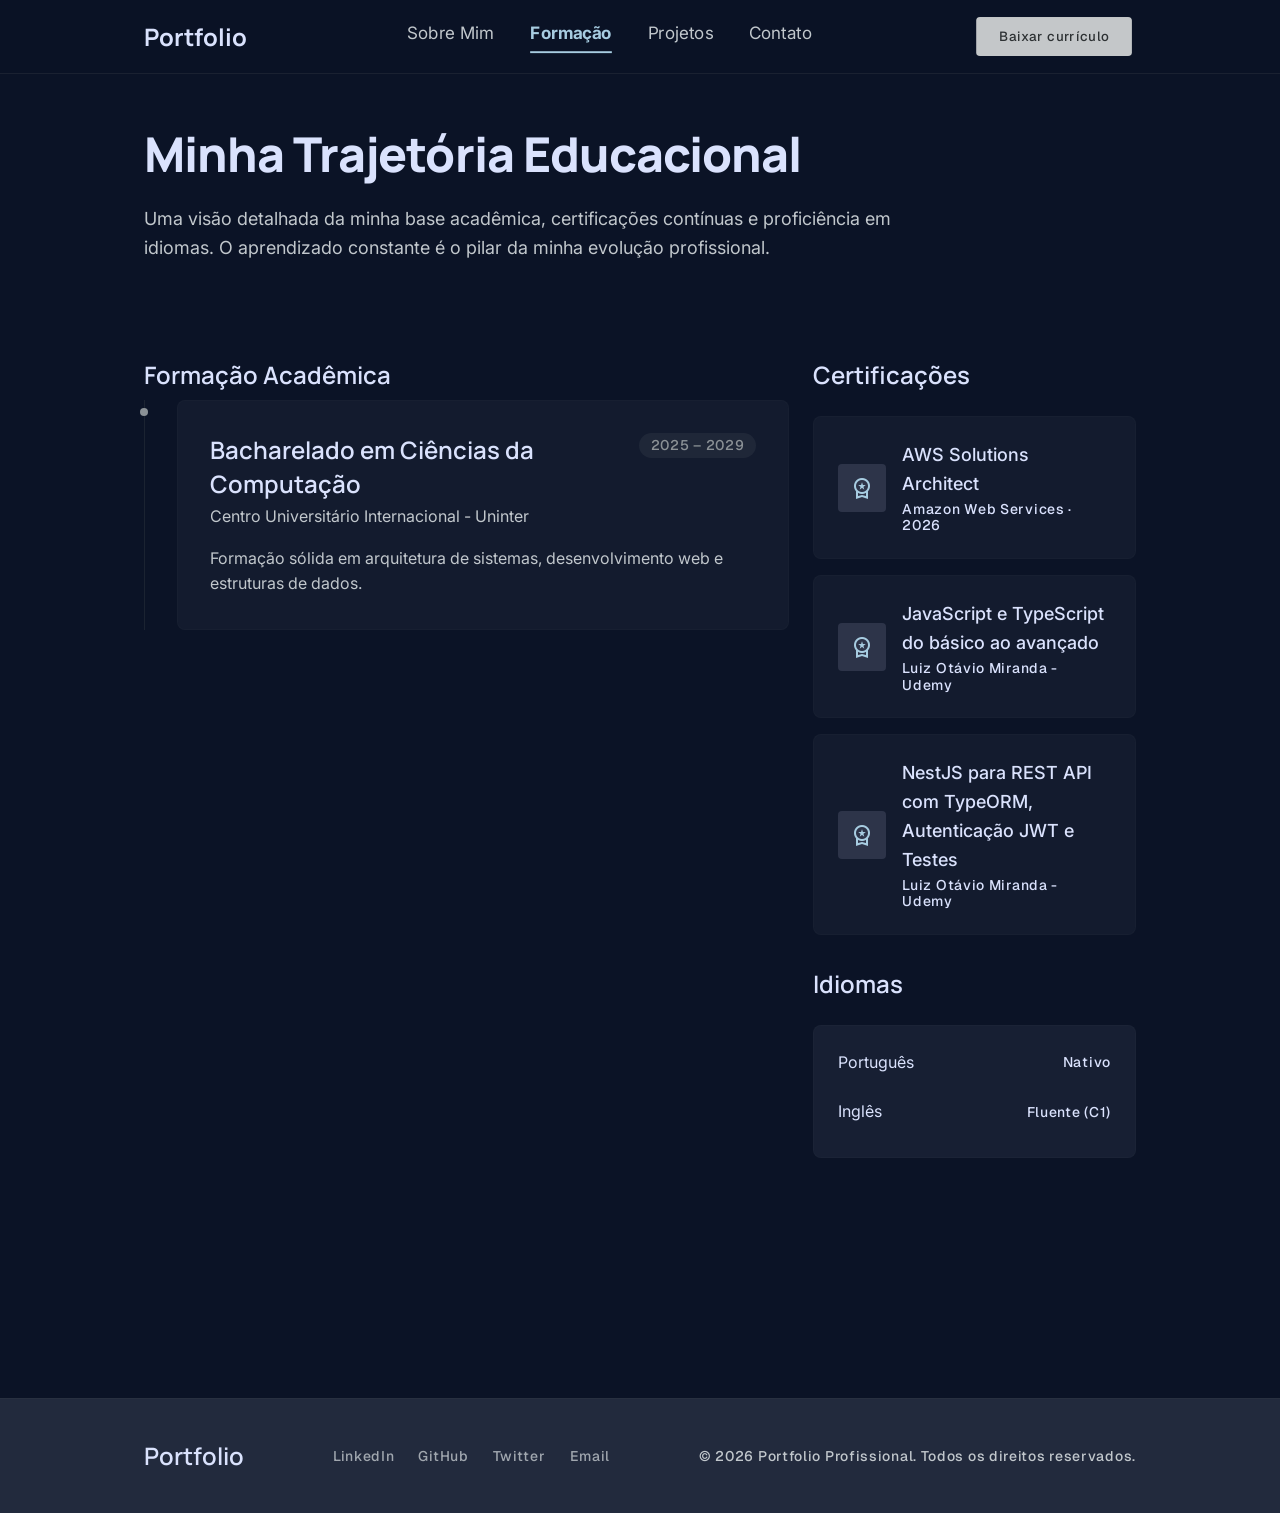
<file: src/pages/formacao.html>
<!doctype html>
<html lang="pt-BR">
    <head>
        <meta charset="UTF-8" />
        <meta name="viewport" content="width=device-width, initial-scale=1.0" />
        <title>Portfólio — Formação</title>
        <link rel="preconnect" href="https://fonts.googleapis.com" />
        <link rel="preconnect" href="https://fonts.gstatic.com" crossorigin />
        <link
            href="https://fonts.googleapis.com/css2?family=Manrope:wght@600;800&family=Inter:wght@400&family=Geist:wght@500&display=swap"
            rel="stylesheet"
        />
        <link
            href="https://fonts.googleapis.com/css2?family=Material+Symbols+Outlined:opsz,wght,FILL,GRAD@24,400,0,0"
            rel="stylesheet"
        />
        <link rel="stylesheet" href="../css/global.css" />
        <link rel="stylesheet" href="../css/nav.css" />
        <link rel="stylesheet" href="../css/formacao.css" />
    </head>
    <body data-page="formacao">
        <header>
            <nav class="nav">
                <div class="nav-inner">
                    <a href="../index.html" class="nav-brand">Portfolio</a>

                    <ul class="nav-links" role="list">
                        <li>
                            <a
                                href="../index.html"
                                class="nav-link"
                                data-section="sobre"
                                >Sobre Mim</a
                            >
                        </li>
                        <li>
                            <a
                                href="./formacao.html"
                                class="nav-link"
                                data-section="formacao"
                                >Formação</a
                            >
                        </li>
                        <li>
                            <a
                                href="./projetos.html"
                                class="nav-link"
                                data-section="projetos"
                                >Projetos</a
                            >
                        </li>
                        <li>
                            <a
                                href="./contato.html"
                                class="nav-link"
                                data-section="contato"
                                >Contato</a
                            >
                        </li>
                    </ul>

                    <div class="nav-actions">
                        <a
                            href="../../static/matheus-emanoel-curriculo.pdf"
                            target="_blank"
                            class="btn-cv"
                            download="matheus-emanoel-curriculo.pdf"
                            >Baixar currículo</a
                        >
                        <button
                            class="nav-toggle"
                            id="navToggle"
                            aria-label="Abrir menu"
                            aria-expanded="false"
                        >
                            <span
                                class="material-symbols-outlined"
                                aria-hidden="true"
                                >menu</span
                            >
                        </button>
                    </div>
                </div>
            </nav>

            <div class="mobile-overlay" id="mobileOverlay"></div>
            <div
                class="mobile-menu"
                id="mobileMenu"
                role="dialog"
                aria-modal="true"
                aria-label="Menu de navegação"
            >
                <div class="mobile-menu-top">
                    <span class="nav-brand">Portfolio</span>
                    <button
                        class="mobile-close"
                        id="mobileClose"
                        aria-label="Fechar menu"
                    >
                        <span
                            class="material-symbols-outlined"
                            aria-hidden="true"
                            >close</span
                        >
                    </button>
                </div>
                <ul class="mobile-nav-links" role="list">
                    <li>
                        <a
                            href="../index.html"
                            class="mobile-link"
                            data-section="sobre"
                            >Sobre Mim</a
                        >
                    </li>
                    <li>
                        <a
                            href="./formacao.html"
                            class="mobile-link"
                            data-section="formacao"
                            >Formação</a
                        >
                    </li>
                    <li>
                        <a
                            href="./projetos.html"
                            class="mobile-link"
                            data-section="projetos"
                            >Projetos</a
                        >
                    </li>
                    <li>
                        <a
                            href="./contato.html"
                            class="mobile-link"
                            data-section="contato"
                            >Contato</a
                        >
                    </li>
                </ul>
                <a
                    href="../../static/matheus-emanoel-curriculo.pdf"
                    target="_blank"
                    class="btn-cv btn-cv--full"
                    download="matheus-emanoel-curriculo.pdf"
                    >Baixar currículo</a
                >
            </div>
        </header>

        <main class="main">
            <header class="page-header">
                <h1 class="display">Minha Trajetória Educacional</h1>
                <p class="body-lg text-variant">
                    Uma visão detalhada da minha base acadêmica, certificações
                    contínuas e proficiência em idiomas. O aprendizado constante
                    é o pilar da minha evolução profissional.
                </p>
            </header>

            <div class="formation-grid">
                <section class="education-section">
                    <h2
                        class="headline-md text-primary education-section-title"
                    >
                        Formação Acadêmica
                    </h2>

                    <div class="timeline">
                        <div class="timeline-item timeline-item--past">
                            <div class="education-card">
                                <div class="education-card-header">
                                    <div>
                                        <h3 class="education-card-title">
                                            Bacharelado em Ciências da
                                            Computação
                                        </h3>
                                        <p
                                            class="education-card-institution body-md text-variant"
                                        >
                                            Centro Universitário Internacional -
                                            Uninter
                                        </p>
                                    </div>
                                    <span
                                        class="education-card-period education-card-period--past"
                                        >2025 – 2029</span
                                    >
                                </div>
                                <p class="body-md text-variant">
                                    Formação sólida em arquitetura de sistemas,
                                    desenvolvimento web e estruturas de dados.
                                </p>
                            </div>
                        </div>
                    </div>
                </section>

                <aside class="sidebar">
                    <section>
                        <h2
                            class="headline-md text-primary certifications-title"
                        >
                            Certificações
                        </h2>
                        <div class="certifications-list">
                            <div class="certification-card">
                                <div class="certification-icon-wrapper">
                                    <span
                                        class="material-symbols-outlined"
                                        aria-hidden="true"
                                        >workspace_premium</span
                                    >
                                </div>
                                <div>
                                    <p class="certification-name">
                                        AWS Solutions Architect
                                    </p>
                                    <p
                                        class="certification-provider label-sm text-variant"
                                    >
                                        Amazon Web Services · 2026
                                    </p>
                                </div>
                            </div>

                            <div class="certification-card">
                                <div class="certification-icon-wrapper">
                                    <span
                                        class="material-symbols-outlined"
                                        aria-hidden="true"
                                        >workspace_premium</span
                                    >
                                </div>
                                <div>
                                    <p class="certification-name">
                                        JavaScript e TypeScript do básico ao
                                        avançado
                                    </p>
                                    <p
                                        class="certification-provider label-sm text-variant"
                                    >
                                        Luiz Otávio Miranda - Udemy
                                    </p>
                                </div>
                            </div>

                            <div class="certification-card">
                                <div class="certification-icon-wrapper">
                                    <span
                                        class="material-symbols-outlined"
                                        aria-hidden="true"
                                        >workspace_premium</span
                                    >
                                </div>
                                <div>
                                    <p class="certification-name">
                                        NestJS para REST API com TypeORM,
                                        Autenticação JWT e Testes
                                    </p>
                                    <p
                                        class="certification-provider label-sm text-variant"
                                    >
                                        Luiz Otávio Miranda - Udemy
                                    </p>
                                </div>
                            </div>
                        </div>
                    </section>

                    <section>
                        <h2 class="headline-md text-primary languages-title">
                            Idiomas
                        </h2>
                        <div class="languages-card">
                            <div>
                                <div class="language-name-row">
                                    <span class="body-md">Português</span>
                                    <span class="label-sm text-primary"
                                        >Nativo</span
                                    >
                                </div>
                            </div>

                            <div>
                                <div class="language-name-row">
                                    <span class="body-md">Inglês</span>
                                    <span class="label-sm text-primary"
                                        >Fluente (C1)</span
                                    >
                                </div>
                            </div>
                        </div>
                    </section>
                </aside>
            </div>
        </main>

        <footer class="footer">
            <div class="footer-inner">
                <span class="footer-brand">Portfolio</span>
                <nav class="footer-links" aria-label="Links sociais">
                    <a
                        href="https://www.linkedin.com/in/matheusemanoeldev/"
                        target="_blank"
                        >LinkedIn</a
                    >
                    <a href="https://github.com/OrionTH1" target="_blank"
                        >GitHub</a
                    >
                    <a href="https://x.com/OrionTH1" target="_blank">Twitter</a>
                    <a href="mailto:buss.matheusemanoel@gmail.com">Email</a>
                </nav>
                <p class="footer-copy">
                    © 2026 Portfolio Profissional. Todos os direitos reservados.
                </p>
            </div>
        </footer>

        <script src="../js/nav.js"></script>
    </body>
</html>
</file>
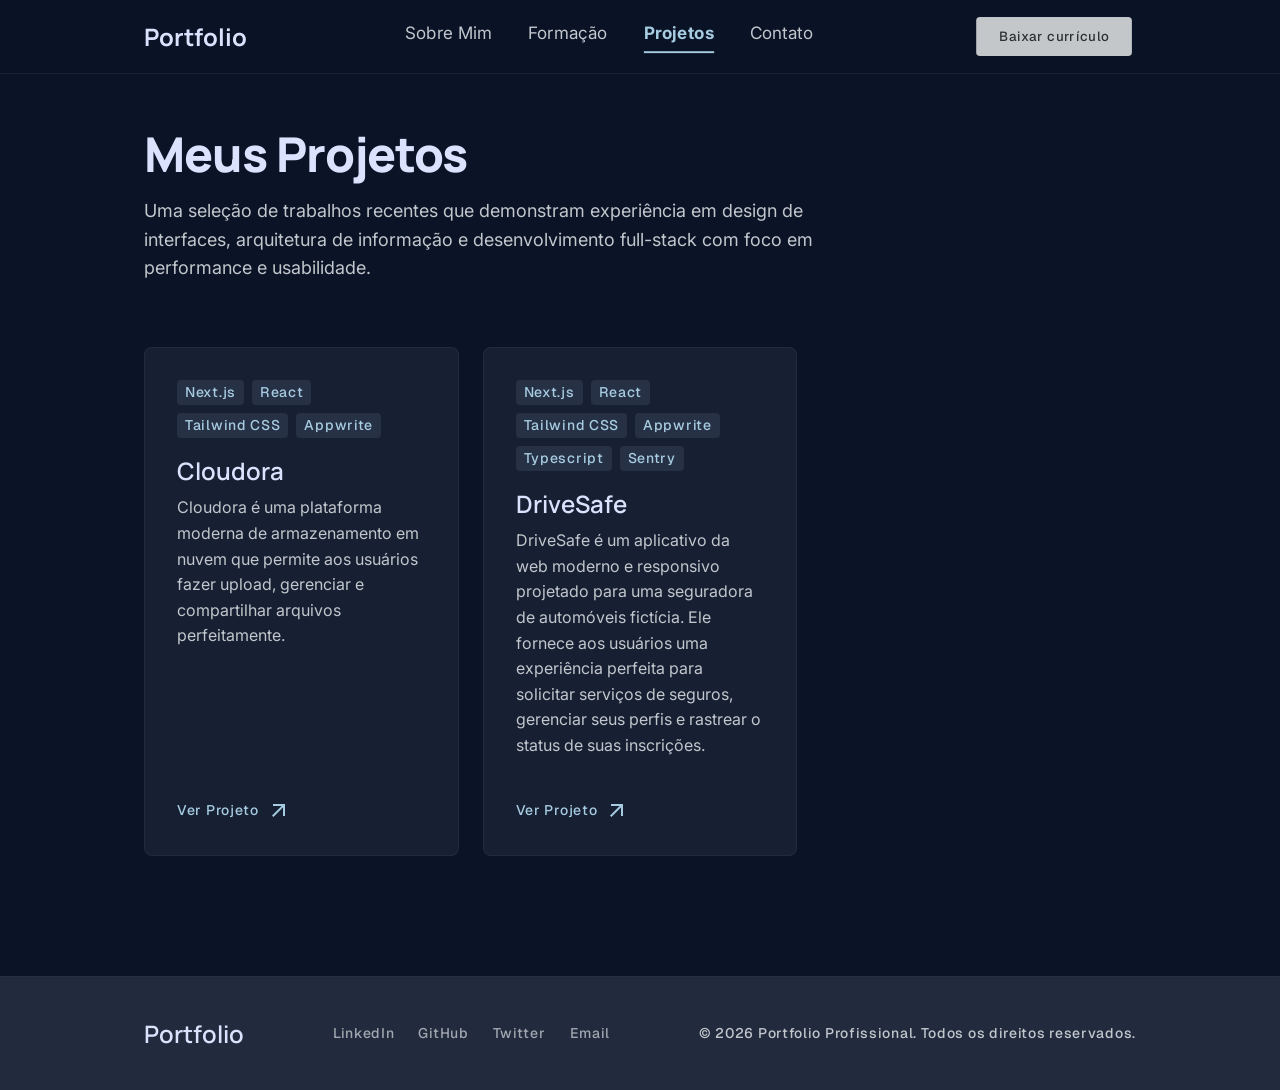
<file: src/pages/projetos.html>
<!doctype html>
<html lang="pt-BR">
    <head>
        <meta charset="UTF-8" />
        <meta name="viewport" content="width=device-width, initial-scale=1.0" />
        <title>Portfólio — Projetos</title>
        <link rel="preconnect" href="https://fonts.googleapis.com" />
        <link rel="preconnect" href="https://fonts.gstatic.com" crossorigin />
        <link
            href="https://fonts.googleapis.com/css2?family=Manrope:wght@600;800&family=Inter:wght@400&family=Geist:wght@500&display=swap"
            rel="stylesheet"
        />
        <link
            href="https://fonts.googleapis.com/css2?family=Material+Symbols+Outlined:opsz,wght,FILL,GRAD@24,400,0,0"
            rel="stylesheet"
        />
        <link rel="stylesheet" href="../css/global.css" />
        <link rel="stylesheet" href="../css/nav.css" />
        <link rel="stylesheet" href="../css/projetos.css" />
    </head>
    <body data-page="projetos">
        <header>
            <nav class="nav">
                <div class="nav-inner">
                    <a href="../index.html" class="nav-brand">Portfolio</a>

                    <ul class="nav-links" role="list">
                        <li>
                            <a
                                href="../index.html"
                                class="nav-link"
                                data-section="sobre"
                                >Sobre Mim</a
                            >
                        </li>
                        <li>
                            <a
                                href="./formacao.html"
                                class="nav-link"
                                data-section="formacao"
                                >Formação</a
                            >
                        </li>
                        <li>
                            <a
                                href="./projetos.html"
                                class="nav-link"
                                data-section="projetos"
                                >Projetos</a
                            >
                        </li>
                        <li>
                            <a
                                href="./contato.html"
                                class="nav-link"
                                data-section="contato"
                                >Contato</a
                            >
                        </li>
                    </ul>

                    <div class="nav-actions">
                        <a
                            href="../../static/matheus-emanoel-curriculo.pdf"
                            target="_blank"
                            class="btn-cv"
                            download="matheus-emanoel-curriculo.pdf"
                            >Baixar currículo</a
                        >
                        <button
                            class="nav-toggle"
                            id="navToggle"
                            aria-label="Abrir menu"
                            aria-expanded="false"
                        >
                            <span
                                class="material-symbols-outlined"
                                aria-hidden="true"
                                >menu</span
                            >
                        </button>
                    </div>
                </div>
            </nav>

            <div class="mobile-overlay" id="mobileOverlay"></div>
            <div
                class="mobile-menu"
                id="mobileMenu"
                role="dialog"
                aria-modal="true"
                aria-label="Menu de navegação"
            >
                <div class="mobile-menu-top">
                    <span class="nav-brand">Portfolio</span>
                    <button
                        class="mobile-close"
                        id="mobileClose"
                        aria-label="Fechar menu"
                    >
                        <span
                            class="material-symbols-outlined"
                            aria-hidden="true"
                            >close</span
                        >
                    </button>
                </div>
                <ul class="mobile-nav-links" role="list">
                    <li>
                        <a
                            href="../index.html"
                            class="mobile-link"
                            data-section="sobre"
                            >Sobre Mim</a
                        >
                    </li>
                    <li>
                        <a
                            href="./formacao.html"
                            class="mobile-link"
                            data-section="formacao"
                            >Formação</a
                        >
                    </li>
                    <li>
                        <a
                            href="./projetos.html"
                            class="mobile-link"
                            data-section="projetos"
                            >Projetos</a
                        >
                    </li>
                    <li>
                        <a
                            href="./contato.html"
                            class="mobile-link"
                            data-section="contato"
                            >Contato</a
                        >
                    </li>
                </ul>
                <a
                    href="../../static/matheus-emanoel-curriculo.pdf"
                    target="_blank"
                    class="btn-cv btn-cv--full"
                    download="matheus-emanoel-curriculo.pdf"
                    >Baixar currículo</a
                >
            </div>
        </header>

        <main class="main">
            <header class="page-header">
                <h1 class="display">Meus Projetos</h1>
                <p class="body-lg text-variant">
                    Uma seleção de trabalhos recentes que demonstram experiência
                    em design de interfaces, arquitetura de informação e
                    desenvolvimento full-stack com foco em performance e
                    usabilidade.
                </p>
            </header>

            <div class="projects-grid">
                <article class="project-card">
                    <div class="project-tags">
                        <span class="project-tag">Next.js</span>
                        <span class="project-tag">React</span>
                        <span class="project-tag">Tailwind CSS</span>
                        <span class="project-tag">Appwrite</span>
                    </div>
                    <h2 class="project-title">Cloudora</h2>
                    <p class="project-description body-md">
                        Cloudora é uma plataforma moderna de armazenamento em
                        nuvem que permite aos usuários fazer upload, gerenciar e
                        compartilhar arquivos perfeitamente.
                    </p>
                    <a
                        href="https://github.com/OrionTH1/Cloudora"
                        class="project-link label-sm"
                        target="_blank"
                    >
                        Ver Projeto
                        <span
                            class="material-symbols-outlined"
                            aria-hidden="true"
                            >arrow_outward</span
                        >
                    </a>
                </article>

                <article class="project-card">
                    <div class="project-tags">
                        <span class="project-tag">Next.js</span>
                        <span class="project-tag">React</span>
                        <span class="project-tag">Tailwind CSS</span>
                        <span class="project-tag">Appwrite</span>
                        <span class="project-tag">Typescript</span>
                        <span class="project-tag">Sentry</span>
                    </div>
                    <h2 class="project-title">DriveSafe</h2>
                    <p class="project-description body-md">
                        DriveSafe é um aplicativo da web moderno e responsivo
                        projetado para uma seguradora de automóveis fictícia.
                        Ele fornece aos usuários uma experiência perfeita para
                        solicitar serviços de seguros, gerenciar seus perfis e
                        rastrear o status de suas inscrições.
                    </p>
                    <a
                        href="https://github.com/OrionTH1/DriveSafe"
                        class="project-link label-sm"
                        target="_blank"
                    >
                        Ver Projeto
                        <span
                            class="material-symbols-outlined"
                            aria-hidden="true"
                            >arrow_outward</span
                        >
                    </a>
                </article>
            </div>
        </main>

        <footer class="footer">
            <div class="footer-inner">
                <span class="footer-brand">Portfolio</span>
                <nav class="footer-links" aria-label="Links sociais">
                    <a
                        href="https://www.linkedin.com/in/matheusemanoeldev/"
                        target="_blank"
                        >LinkedIn</a
                    >
                    <a href="https://github.com/OrionTH1" target="_blank"
                        >GitHub</a
                    >
                    <a href="https://x.com/OrionTH1" target="_blank">Twitter</a>
                    <a href="mailto:buss.matheusemanoel@gmail.com">Email</a>
                </nav>
                <p class="footer-copy">
                    © 2026 Portfolio Profissional. Todos os direitos reservados.
                </p>
            </div>
        </footer>

        <script src="../js/nav.js"></script>
    </body>
</html>
</file>
<file: css/global.css>
:root {
    --color-background:                #0b1326;
    --color-surface:                   #0b1326;
    --color-surface-container-low:     #131b2e;
    --color-surface-container:         #171f33;
    --color-surface-container-high:    #222a3d;
    --color-surface-container-highest: #2d3449;
    --color-surface-variant:           #2d3449;

    --color-primary:           #a7cce1;
    --color-on-primary:        #0a3445;
    --color-primary-container: #083344;

    --color-secondary:       #81d1f0;
    --color-secondary-fixed: #b9eaff;

    --color-tertiary:    #c4c7c9;
    --color-on-tertiary: #2d3133;

    --color-on-surface:         #dae2fd;
    --color-on-surface-variant: #c1c7cc;

    --color-outline:         #8b9196;
    --color-outline-variant: #41484c;

    --color-error: #ffb4ab;

    --font-manrope: 'Manrope', sans-serif;
    --font-inter:   'Inter', sans-serif;
    --font-geist:   'Geist', 'Inter', sans-serif;

    --max-container-width:        1120px;
    --navbar-height:              72px;
    --horizontal-padding-desktop: 64px;
    --horizontal-padding-mobile:  24px;
    --section-gap:                120px;
    --gutter:                     24px;
}

*, *::before, *::after {
    box-sizing: border-box;
    margin: 0;
    padding: 0;
}

html { scroll-behavior: smooth; }

body {
    font-family: var(--font-inter);
    background-color: var(--color-background);
    color: var(--color-on-surface);
    min-height: 100vh;
    display: flex;
    flex-direction: column;
    -webkit-font-smoothing: antialiased;
    -moz-osx-font-smoothing: grayscale;
}

a      { color: inherit; text-decoration: none; }
ul     { list-style: none; }
button { cursor: pointer; font-family: inherit; border: none; background: none; }

.material-symbols-outlined {
    font-family: 'Material Symbols Outlined';
    font-weight: normal;
    font-style: normal;
    line-height: 1;
    letter-spacing: normal;
    text-transform: none;
    display: inline-block;
    white-space: nowrap;
    word-wrap: normal;
    direction: ltr;
    -webkit-font-smoothing: antialiased;
}

.text-primary { color: var(--color-primary); }
.text-variant  { color: var(--color-on-surface-variant); }

.display {
    font-family: var(--font-manrope);
    font-size: 32px;
    font-weight: 800;
    line-height: 1.2;
    letter-spacing: -0.02em;
    color: var(--color-on-surface);
    max-width: 768px;
}

.headline-md {
    font-family: var(--font-manrope);
    font-size: 24px;
    line-height: 1.4;
    font-weight: 600;
    color: var(--color-on-surface);
}

.body-lg {
    font-family: var(--font-inter);
    font-size: 18px;
    line-height: 1.6;
    font-weight: 400;
}

.body-md {
    font-family: var(--font-inter);
    font-size: 16px;
    line-height: 1.6;
    font-weight: 400;
}

.label-sm {
    font-family: var(--font-geist);
    font-size: 14px;
    line-height: 1.2;
    font-weight: 500;
    letter-spacing: 0.05em;
    color: var(--color-on-surface);
}

.main {
    flex: 1;
    padding-top: 128px;
    padding-bottom: var(--section-gap);
    padding-left: var(--horizontal-padding-mobile);
    padding-right: var(--horizontal-padding-mobile);
    max-width: var(--max-container-width);
    margin: 0 auto;
    width: 100%;
}

@media (min-width: 768px) {
    .main {
        padding-left: var(--horizontal-padding-desktop);
        padding-right: var(--horizontal-padding-desktop);
    }

    .display {
        font-size: 48px;
        line-height: 1.1;
    }
}
</file>
<file: css/nav.css>
.nav {
    position: fixed;
    top: 0;
    left: 0;
    right: 0;
    z-index: 50;
    background-color: rgba(11, 19, 38, 0.8);
    backdrop-filter: blur(12px);
    -webkit-backdrop-filter: blur(12px);
    border-bottom: 1px solid rgba(65, 72, 76, 0.3);
}

.nav-inner {
    display: flex;
    justify-content: space-between;
    align-items: center;
    max-width: var(--max-container-width);
    margin: 0 auto;
    padding: 16px var(--horizontal-padding-desktop);
    gap: 32px;
}

.nav-brand {
    font-family: var(--font-manrope);
    font-size: 24px;
    line-height: 1.4;
    font-weight: 700;
    color: var(--color-on-surface);
    flex-shrink: 0;
}

.nav-links {
    display: flex;
    align-items: center;
    gap: 32px;
}

.nav-link {
    font-family: var(--font-inter);
    font-size: 18px;
    line-height: 1.6;
    color: var(--color-on-surface-variant);
    display: inline-block;
    transform: scale(0.95);
    transition: color 200ms ease, transform 200ms ease;
    padding-bottom: 4px;
    border-bottom: 2px solid transparent;
}

.nav-link:hover  { color: var(--color-primary); }
.nav-link:active { transform: scale(0.90); }

.nav-link.active {
    color: var(--color-primary);
    font-weight: 700;
    border-bottom-color: var(--color-primary);
}

.nav-actions {
    display: flex;
    align-items: center;
    gap: 16px;
    flex-shrink: 0;
}

.btn-cv {
    display: flex;
    align-items: center;
    justify-content: center;
    background-color: var(--color-tertiary);
    color: var(--color-on-tertiary);
    padding: 12px 24px;
    border-radius: 4px;
    font-family: var(--font-geist);
    font-size: 14px;
    font-weight: 500;
    letter-spacing: 0.05em;
    line-height: 1.2;
    transform: scale(0.95);
    transition: opacity 200ms ease, transform 200ms ease;
    white-space: nowrap;
}

.btn-cv:hover  { opacity: 0.9; }
.btn-cv:active { transform: scale(0.90); }

.btn-cv--full {
    width: 100%;
    justify-content: center;
}

.nav-toggle {
    display: none;
    align-items: center;
    justify-content: center;
    color: var(--color-primary);
    padding: 4px;
}

.mobile-overlay {
    display: none;
    position: fixed;
    inset: 0;
    background: rgba(0, 0, 0, 0.5);
    z-index: 60;
}

.mobile-overlay.open { display: block; }

.mobile-menu {
    position: fixed;
    top: 0;
    right: 0;
    bottom: 0;
    width: min(300px, 80vw);
    background-color: var(--color-surface-container-high);
    z-index: 70;
    padding: 24px;
    display: flex;
    flex-direction: column;
    gap: 32px;
    transform: translateX(100%);
    transition: transform 300ms ease;
    border-left: 1px solid rgba(65, 72, 76, 0.3);
}

.mobile-menu.open { transform: translateX(0); }

.mobile-menu-top {
    display: flex;
    justify-content: space-between;
    align-items: center;
}

.mobile-close {
    display: flex;
    align-items: center;
    justify-content: center;
    color: var(--color-on-surface-variant);
    padding: 4px;
    transition: color 200ms ease;
}

.mobile-close:hover { color: var(--color-primary); }

.mobile-nav-links {
    display: flex;
    flex-direction: column;
    gap: 4px;
    flex: 1;
}

.mobile-link {
    display: block;
    padding: 12px 16px;
    font-size: 18px;
    font-weight: 500;
    color: var(--color-on-surface-variant);
    border-radius: 4px;
    transition: color 200ms ease, background-color 200ms ease;
}

.mobile-link:hover,
.mobile-link.active {
    color: var(--color-primary);
    background-color: rgba(167, 204, 225, 0.06);
}

body.menu-open { overflow: hidden; }

.footer {
    background-color: var(--color-surface-container-high);
    width: 100%;
    padding: 40px 0;
    border-top: 1px solid rgba(65, 72, 76, 0.2);
    margin-top: auto;
}

.footer-inner {
    display: flex;
    flex-direction: column;
    align-items: center;
    gap: 20px;
    text-align: center;
    padding: 0 var(--horizontal-padding-mobile);
    max-width: var(--max-container-width);
    margin: 0 auto;
}

.footer-brand {
    font-family: var(--font-manrope);
    font-size: 24px;
    line-height: 1.4;
    font-weight: 600;
    color: var(--color-on-surface);
}

.footer-links {
    display: flex;
    gap: 24px;
}

.footer-links a {
    font-family: var(--font-geist);
    font-size: 14px;
    font-weight: 500;
    letter-spacing: 0.05em;
    color: var(--color-on-surface-variant);
    opacity: 0.8;
    transition: color 200ms ease, opacity 200ms ease;
}

.footer-links a:hover {
    color: var(--color-secondary);
    opacity: 1;
}

.footer-copy {
    font-family: var(--font-geist);
    font-size: 14px;
    font-weight: 500;
    letter-spacing: 0.05em;
    color: var(--color-on-surface-variant);
}

@media (min-width: 768px) {
    .nav-links  { display: flex; }
    .btn-cv     { display: flex; }
    .nav-toggle { display: none !important; }

    .footer-inner {
        flex-direction: row;
        justify-content: space-between;
        align-items: center;
        text-align: left;
        padding: 0 var(--horizontal-padding-desktop);
        gap: var(--gutter);
    }

    .footer-copy { text-align: right; }
}

@media (max-width: 767px) {
    .nav-links  { display: none; }
    .btn-cv     { display: none; }
    .nav-toggle { display: flex; }
}
</file>
<file: css/sobre.css>
.hero {
    display: flex;
    flex-direction: column;
    gap: 24px;
    margin-bottom: var(--section-gap);
}

.hero .body-lg { max-width: 672px; }

.split-section {
    display: flex;
    flex-direction: column;
    gap: 64px;
    margin-bottom: var(--section-gap);
}

.accent-bar {
    width: 48px;
    height: 4px;
    background-color: rgba(167, 204, 225, 0.5);
    border-radius: 2px;
    margin-top: 16px;
}

.skills-section { margin-bottom: var(--section-gap); }

.skills-title { margin-bottom: 48px; }

.bento-grid {
    display: grid;
    grid-template-columns: 1fr;
    gap: var(--gutter);
}

.skill-card {
    background-color: var(--color-surface-container);
    padding: 32px;
    border-radius: 8px;
    border: 1px solid rgba(65, 72, 76, 0.1);
    display: flex;
    flex-direction: column;
    gap: 16px;
    transition: border-color 200ms ease;
}

.skill-card:hover { border-color: rgba(167, 204, 225, 0.3); }

.skill-icon {
    color: var(--color-primary);
    font-size: 30px;
}

.skill-desc {
    font-family: var(--font-inter);
    font-size: 14px;
    line-height: 1.6;
}

@media (min-width: 768px) {
    .split-section {
        flex-direction: row;
        gap: 96px;
    }

    .split-label {
        width: 33.333%;
        flex-shrink: 0;
    }

    .bento-grid { grid-template-columns: repeat(3, 1fr); }
}
</file>
<file: css/contato.css>
.contact-layout {
    display: grid;
    grid-template-columns: 1fr;
    gap: var(--gutter);
}

.contact-intro-heading {
    margin-bottom: 16px;
}

.contact-intro-subtitle {
    max-width: 448px;
}

.contact-details-list {
    display: flex;
    flex-direction: column;
    gap: 24px;
    margin-top: 32px;
}

.contact-detail-item {
    display: flex;
    align-items: flex-start;
    gap: 16px;
}

.contact-detail-icon-wrapper {
    width: 48px;
    height: 48px;
    border-radius: 50%;
    background-color: var(--color-surface-container);
    border: 1px solid rgba(65, 72, 76, 0.3);
    display: flex;
    align-items: center;
    justify-content: center;
    color: var(--color-primary);
    flex-shrink: 0;
}

.contact-detail-label {
    margin-bottom: 4px;
}

.contact-detail-value {
    color: var(--color-on-surface);
}

.contact-detail-link {
    transition: color 200ms ease;
}

.contact-detail-link:hover {
    color: var(--color-primary);
}

.contact-form-column {
    margin-top: 48px;
}

.contact-form-card {
    background-color: var(--color-surface-container);
    padding: 32px;
    border-radius: 12px;
    border: 1px solid rgba(65, 72, 76, 0.3);
    position: relative;
    overflow: hidden;
}

.contact-form {
    display: flex;
    flex-direction: column;
    gap: 24px;
    position: relative;
    z-index: 1;
}

.form-field {
    display: flex;
    flex-direction: column;
    gap: 8px;
}

.form-label {
    color: var(--color-on-surface-variant);
}

.form-label-required {
    color: var(--color-error);
}

.form-input {
    background-color: var(--color-surface);
    border: none;
    border-bottom: 1px solid rgba(65, 72, 76, 0.5);
    border-radius: 4px 4px 0 0;
    color: var(--color-on-surface);
    font-family: var(--font-inter);
    font-size: 16px;
    line-height: 1.6;
    padding: 12px 16px;
    outline: none;
    transition: border-bottom-color 200ms ease;
    width: 100%;
}

.form-input::placeholder {
    color: rgba(193, 199, 204, 0.5);
}

.form-input:focus {
    border-bottom-color: var(--color-primary);
}

.form-input.has-error {
    border-bottom-color: var(--color-error);
}

textarea.form-input {
    resize: vertical;
    min-height: 120px;
}

.form-error-message {
    font-family: var(--font-inter);
    font-size: 12px;
    color: var(--color-error);
    display: none;
}

.form-error-message.visible {
    display: block;
}

.submit-button {
    width: 100%;
    background-color: var(--color-tertiary);
    color: var(--color-on-tertiary);
    font-family: var(--font-geist);
    font-size: 14px;
    font-weight: 500;
    letter-spacing: 0.05em;
    line-height: 1.2;
    padding: 16px;
    border-radius: 8px;
    border: none;
    display: flex;
    align-items: center;
    justify-content: center;
    gap: 8px;
    cursor: pointer;
    transition:
        opacity 200ms ease,
        transform 200ms ease;
    margin-top: 16px;
}

.submit-button:hover {
    opacity: 0.9;
}
.submit-button:active {
    transform: scale(0.97);
}

.submit-button:disabled {
    opacity: 0.6;
    cursor: not-allowed;
}

.button-loading-state {
    display: none;
    align-items: center;
    gap: 8px;
}

@keyframes spin {
    from {
        transform: rotate(0deg);
    }
    to {
        transform: rotate(360deg);
    }
}

.spinning {
    animation: spin 1s linear infinite;
}

.success-alert {
    display: none;
    margin-top: 24px;
    background-color: rgba(0, 111, 138, 0.2);
    border: 1px solid rgba(129, 209, 240, 0.3);
    color: #beebff;
    padding: 16px;
    border-radius: 8px;
    align-items: flex-start;
    gap: 12px;
}

.success-alert.visible {
    display: flex;
}

.success-alert-icon {
    color: var(--color-secondary);
    flex-shrink: 0;
}

.success-alert-title {
    font-family: var(--font-geist);
    font-size: 14px;
    font-weight: 700;
    letter-spacing: 0.05em;
    margin-bottom: 4px;
    color: #beebff;
}

.success-alert-text {
    font-family: var(--font-inter);
    font-size: 14px;
    opacity: 0.9;
}

@media (min-width: 768px) {
    .contact-layout {
        grid-template-columns: 5fr 7fr;
        align-items: start;
    }

    .contact-form-column {
        margin-top: 0;
    }

    .contact-form-card {
        padding: 40px;
    }
}
</file>
<file: css/formacao.css>
.page-header {
    margin-bottom: 64px;
    max-width: 768px;
}

.page-header .display {
    margin-bottom: 24px;
}

.formation-grid {
    display: grid;
    grid-template-columns: 1fr;
    gap: var(--gutter);
    margin-bottom: var(--section-gap);
}

.education-section-title {
    margin-bottom: 8px;
}

.timeline {
    display: flex;
    flex-direction: column;
}

.timeline-item {
    position: relative;
    padding-left: 32px;
    border-left: 1px solid rgba(65, 72, 76, 0.3);
}

.timeline-item::before {
    content: "";
    position: absolute;
    left: -5px;
    top: 8px;
    width: 8px;
    height: 8px;
    border-radius: 50%;
}

.timeline-item--current::before {
    background-color: var(--color-primary);
}
.timeline-item--past::before {
    background-color: var(--color-outline);
}

.timeline-item--current {
    padding-bottom: 32px;
}

.education-card {
    background-color: var(--color-surface-container-low);
    padding: 32px;
    border-radius: 8px;
    border: 1px solid rgba(65, 72, 76, 0.1);
    transition: border-color 200ms ease;
}

.education-card:hover {
    border-color: rgba(167, 204, 225, 0.5);
}

.education-card-header {
    display: flex;
    justify-content: space-between;
    align-items: flex-start;
    gap: 16px;
    margin-bottom: 16px;
}

.education-card-title {
    font-family: var(--font-manrope);
    font-size: 24px;
    line-height: 1.4;
    font-weight: 600;
    color: var(--color-on-surface);
    transition: color 200ms ease;
}

.education-card:hover .education-card-title {
    color: var(--color-primary);
}

.education-card-institution {
    margin-top: 4px;
}

.education-card-period {
    font-family: var(--font-geist);
    font-size: 14px;
    line-height: 1.2;
    font-weight: 500;
    letter-spacing: 0.05em;
    padding: 4px 12px;
    border-radius: 9999px;
    white-space: nowrap;
    flex-shrink: 0;
}

.education-card-period--current {
    color: var(--color-secondary);
    background-color: rgba(129, 209, 240, 0.1);
}

.education-card-period--past {
    color: var(--color-outline);
    background-color: rgba(139, 145, 150, 0.1);
}

.education-card-description {
    margin-bottom: 24px;
}

.education-card-tags {
    display: flex;
    flex-wrap: wrap;
    gap: 8px;
}

.education-tag {
    font-family: var(--font-geist);
    font-size: 14px;
    line-height: 1.2;
    font-weight: 500;
    letter-spacing: 0.05em;
    background-color: var(--color-surface-variant);
    color: var(--color-on-surface-variant);
    padding: 4px 8px;
    border-radius: 4px;
}

.sidebar {
    display: flex;
    flex-direction: column;
    gap: 32px;
}

.certifications-title,
.languages-title {
    margin-bottom: 24px;
}

.certifications-list {
    display: flex;
    flex-direction: column;
    gap: 16px;
}

.certification-card {
    background-color: var(--color-surface-container-low);
    padding: 24px;
    border-radius: 8px;
    border: 1px solid rgba(65, 72, 76, 0.1);
    display: flex;
    align-items: center;
    gap: 16px;
    transition: background-color 200ms ease;
}

.certification-card:hover {
    background-color: var(--color-surface-container-high);
}

.certification-icon-wrapper {
    width: 48px;
    height: 48px;
    background-color: var(--color-surface-variant);
    border-radius: 4px;
    display: flex;
    align-items: center;
    justify-content: center;
    color: var(--color-primary);
    flex-shrink: 0;
}

.certification-name {
    font-family: var(--font-inter);
    font-size: 18px;
    line-height: 1.6;
    font-weight: 500;
    color: var(--color-on-surface);
}

.certification-provider {
    margin-top: 2px;
}

.languages-card {
    background-color: var(--color-surface-container);
    padding: 24px;
    border-radius: 8px;
    border: 1px solid rgba(65, 72, 76, 0.1);
    display: flex;
    flex-direction: column;
    gap: 16px;
}

.language-name-row {
    display: flex;
    justify-content: space-between;
    align-items: center;
    margin-bottom: 8px;
}

@media (min-width: 768px) {
    .page-header {
        margin-bottom: 96px;
    }

    .formation-grid {
        grid-template-columns: 2fr 1fr;
    }
}
</file>
<file: css/portfolio.css>
.page-header {
    margin-bottom: 64px;
}

.page-header .display {
    margin-bottom: 16px;
}

.page-header .body-lg {
    max-width: 672px;
}

.projects-grid {
    display: grid;
    grid-template-columns: 1fr;
    gap: var(--gutter);
}

.project-card {
    background-color: var(--color-surface-container);
    border: 1px solid rgba(65, 72, 76, 0.3);
    border-radius: 8px;
    padding: 32px;
    display: flex;
    flex-direction: column;
    transition: border-color 300ms ease;
}

.project-card:hover {
    border-color: var(--color-primary);
}

.project-tags {
    display: flex;
    flex-wrap: wrap;
    gap: 8px;
    margin-bottom: 16px;
}

.project-tag {
    background-color: rgba(167, 204, 225, 0.1);
    color: var(--color-primary);
    font-family: var(--font-geist);
    font-size: 14px;
    font-weight: 500;
    letter-spacing: 0.05em;
    line-height: 1.2;
    padding: 4px 8px;
    border-radius: 4px;
}

.project-title {
    font-family: var(--font-manrope);
    font-size: 24px;
    line-height: 1.4;
    font-weight: 600;
    color: var(--color-on-surface);
    margin-bottom: 8px;
}

.project-description {
    color: var(--color-on-surface-variant);
    margin-bottom: 24px;
    flex: 1;
}

.project-link {
    display: inline-flex;
    align-items: center;
    gap: 8px;
    color: var(--color-primary);
    font-family: var(--font-geist);
    font-size: 14px;
    font-weight: 500;
    letter-spacing: 0.05em;
    margin-top: auto;
    padding-top: 16px;
    transition: opacity 200ms ease;
}

.project-link:hover {
    opacity: 0.75;
}

@media (min-width: 768px) {
    .projects-grid {
        grid-template-columns: repeat(2, 1fr);
    }
}

@media (min-width: 1024px) {
    .projects-grid {
        grid-template-columns: repeat(3, 1fr);
    }
}
</file>
<file: css/projetos.css>
.page-header {
    margin-bottom: 64px;
}

.page-header .display {
    margin-bottom: 16px;
}

.page-header .body-lg {
    max-width: 672px;
}

.projects-grid {
    display: grid;
    grid-template-columns: 1fr;
    gap: var(--gutter);
}

.project-card {
    background-color: var(--color-surface-container);
    border: 1px solid rgba(65, 72, 76, 0.3);
    border-radius: 8px;
    padding: 32px;
    display: flex;
    flex-direction: column;
    transition: border-color 300ms ease;
}

.project-card:hover {
    border-color: var(--color-primary);
}

.project-tags {
    display: flex;
    flex-wrap: wrap;
    gap: 8px;
    margin-bottom: 16px;
}

.project-tag {
    background-color: rgba(167, 204, 225, 0.1);
    color: var(--color-primary);
    font-family: var(--font-geist);
    font-size: 14px;
    font-weight: 500;
    letter-spacing: 0.05em;
    line-height: 1.2;
    padding: 4px 8px;
    border-radius: 4px;
}

.project-title {
    font-family: var(--font-manrope);
    font-size: 24px;
    line-height: 1.4;
    font-weight: 600;
    color: var(--color-on-surface);
    margin-bottom: 8px;
}

.project-description {
    color: var(--color-on-surface-variant);
    margin-bottom: 24px;
    flex: 1;
}

.project-link {
    display: inline-flex;
    align-items: center;
    gap: 8px;
    color: var(--color-primary);
    font-family: var(--font-geist);
    font-size: 14px;
    font-weight: 500;
    letter-spacing: 0.05em;
    margin-top: auto;
    padding-top: 16px;
    transition: opacity 200ms ease;
}

.project-link:hover {
    opacity: 0.75;
}

@media (min-width: 768px) {
    .projects-grid {
        grid-template-columns: repeat(2, 1fr);
    }
}

@media (min-width: 1024px) {
    .projects-grid {
        grid-template-columns: repeat(3, 1fr);
    }
}
</file>
<file: src/css/global.css>
:root {
    --color-background:                #0b1326;
    --color-surface:                   #0b1326;
    --color-surface-container-low:     #131b2e;
    --color-surface-container:         #171f33;
    --color-surface-container-high:    #222a3d;
    --color-surface-container-highest: #2d3449;
    --color-surface-variant:           #2d3449;

    --color-primary:           #a7cce1;
    --color-on-primary:        #0a3445;
    --color-primary-container: #083344;

    --color-secondary:       #81d1f0;
    --color-secondary-fixed: #b9eaff;

    --color-tertiary:    #c4c7c9;
    --color-on-tertiary: #2d3133;

    --color-on-surface:         #dae2fd;
    --color-on-surface-variant: #c1c7cc;

    --color-outline:         #8b9196;
    --color-outline-variant: #41484c;

    --color-error: #ffb4ab;

    --font-manrope: 'Manrope', sans-serif;
    --font-inter:   'Inter', sans-serif;
    --font-geist:   'Geist', 'Inter', sans-serif;

    --max-container-width:        1120px;
    --navbar-height:              72px;
    --horizontal-padding-desktop: 64px;
    --horizontal-padding-mobile:  24px;
    --section-gap:                120px;
    --gutter:                     24px;
}

*, *::before, *::after {
    box-sizing: border-box;
    margin: 0;
    padding: 0;
}

html { scroll-behavior: smooth; }

body {
    font-family: var(--font-inter);
    background-color: var(--color-background);
    color: var(--color-on-surface);
    min-height: 100vh;
    display: flex;
    flex-direction: column;
    -webkit-font-smoothing: antialiased;
    -moz-osx-font-smoothing: grayscale;
}

a      { color: inherit; text-decoration: none; }
ul     { list-style: none; }
button { cursor: pointer; font-family: inherit; border: none; background: none; }

.material-symbols-outlined {
    font-family: 'Material Symbols Outlined';
    font-weight: normal;
    font-style: normal;
    line-height: 1;
    letter-spacing: normal;
    text-transform: none;
    display: inline-block;
    white-space: nowrap;
    word-wrap: normal;
    direction: ltr;
    -webkit-font-smoothing: antialiased;
}

.text-primary { color: var(--color-primary); }
.text-variant  { color: var(--color-on-surface-variant); }

.display {
    font-family: var(--font-manrope);
    font-size: 32px;
    font-weight: 800;
    line-height: 1.2;
    letter-spacing: -0.02em;
    color: var(--color-on-surface);
    max-width: 768px;
}

.headline-md {
    font-family: var(--font-manrope);
    font-size: 24px;
    line-height: 1.4;
    font-weight: 600;
    color: var(--color-on-surface);
}

.body-lg {
    font-family: var(--font-inter);
    font-size: 18px;
    line-height: 1.6;
    font-weight: 400;
}

.body-md {
    font-family: var(--font-inter);
    font-size: 16px;
    line-height: 1.6;
    font-weight: 400;
}

.label-sm {
    font-family: var(--font-geist);
    font-size: 14px;
    line-height: 1.2;
    font-weight: 500;
    letter-spacing: 0.05em;
    color: var(--color-on-surface);
}

.main {
    flex: 1;
    padding-top: 128px;
    padding-bottom: var(--section-gap);
    padding-left: var(--horizontal-padding-mobile);
    padding-right: var(--horizontal-padding-mobile);
    max-width: var(--max-container-width);
    margin: 0 auto;
    width: 100%;
}

@media (min-width: 768px) {
    .main {
        padding-left: var(--horizontal-padding-desktop);
        padding-right: var(--horizontal-padding-desktop);
    }

    .display {
        font-size: 48px;
        line-height: 1.1;
    }
}
</file>
<file: src/css/nav.css>
.nav {
    position: fixed;
    top: 0;
    left: 0;
    right: 0;
    z-index: 50;
    background-color: rgba(11, 19, 38, 0.8);
    backdrop-filter: blur(12px);
    -webkit-backdrop-filter: blur(12px);
    border-bottom: 1px solid rgba(65, 72, 76, 0.3);
}

.nav-inner {
    display: flex;
    justify-content: space-between;
    align-items: center;
    max-width: var(--max-container-width);
    margin: 0 auto;
    padding: 16px var(--horizontal-padding-desktop);
    gap: 32px;
}

.nav-brand {
    font-family: var(--font-manrope);
    font-size: 24px;
    line-height: 1.4;
    font-weight: 700;
    color: var(--color-on-surface);
    flex-shrink: 0;
}

.nav-links {
    display: flex;
    align-items: center;
    gap: 32px;
}

.nav-link {
    font-family: var(--font-inter);
    font-size: 18px;
    line-height: 1.6;
    color: var(--color-on-surface-variant);
    display: inline-block;
    transform: scale(0.95);
    transition: color 200ms ease, transform 200ms ease;
    padding-bottom: 4px;
    border-bottom: 2px solid transparent;
}

.nav-link:hover  { color: var(--color-primary); }
.nav-link:active { transform: scale(0.90); }

.nav-link.active {
    color: var(--color-primary);
    font-weight: 700;
    border-bottom-color: var(--color-primary);
}

.nav-actions {
    display: flex;
    align-items: center;
    gap: 16px;
    flex-shrink: 0;
}

.btn-cv {
    display: flex;
    align-items: center;
    justify-content: center;
    background-color: var(--color-tertiary);
    color: var(--color-on-tertiary);
    padding: 12px 24px;
    border-radius: 4px;
    font-family: var(--font-geist);
    font-size: 14px;
    font-weight: 500;
    letter-spacing: 0.05em;
    line-height: 1.2;
    transform: scale(0.95);
    transition: opacity 200ms ease, transform 200ms ease;
    white-space: nowrap;
}

.btn-cv:hover  { opacity: 0.9; }
.btn-cv:active { transform: scale(0.90); }

.btn-cv--full {
    width: 100%;
    justify-content: center;
}

.nav-toggle {
    display: none;
    align-items: center;
    justify-content: center;
    color: var(--color-primary);
    padding: 4px;
}

.mobile-overlay {
    display: none;
    position: fixed;
    inset: 0;
    background: rgba(0, 0, 0, 0.5);
    z-index: 60;
}

.mobile-overlay.open { display: block; }

.mobile-menu {
    position: fixed;
    top: 0;
    right: 0;
    bottom: 0;
    width: min(300px, 80vw);
    background-color: var(--color-surface-container-high);
    z-index: 70;
    padding: 24px;
    display: flex;
    flex-direction: column;
    gap: 32px;
    transform: translateX(100%);
    transition: transform 300ms ease;
    border-left: 1px solid rgba(65, 72, 76, 0.3);
}

.mobile-menu.open { transform: translateX(0); }

.mobile-menu-top {
    display: flex;
    justify-content: space-between;
    align-items: center;
}

.mobile-close {
    display: flex;
    align-items: center;
    justify-content: center;
    color: var(--color-on-surface-variant);
    padding: 4px;
    transition: color 200ms ease;
}

.mobile-close:hover { color: var(--color-primary); }

.mobile-nav-links {
    display: flex;
    flex-direction: column;
    gap: 4px;
    flex: 1;
}

.mobile-link {
    display: block;
    padding: 12px 16px;
    font-size: 18px;
    font-weight: 500;
    color: var(--color-on-surface-variant);
    border-radius: 4px;
    transition: color 200ms ease, background-color 200ms ease;
}

.mobile-link:hover,
.mobile-link.active {
    color: var(--color-primary);
    background-color: rgba(167, 204, 225, 0.06);
}

body.menu-open { overflow: hidden; }

.footer {
    background-color: var(--color-surface-container-high);
    width: 100%;
    padding: 40px 0;
    border-top: 1px solid rgba(65, 72, 76, 0.2);
    margin-top: auto;
}

.footer-inner {
    display: flex;
    flex-direction: column;
    align-items: center;
    gap: 20px;
    text-align: center;
    padding: 0 var(--horizontal-padding-mobile);
    max-width: var(--max-container-width);
    margin: 0 auto;
}

.footer-brand {
    font-family: var(--font-manrope);
    font-size: 24px;
    line-height: 1.4;
    font-weight: 600;
    color: var(--color-on-surface);
}

.footer-links {
    display: flex;
    gap: 24px;
}

.footer-links a {
    font-family: var(--font-geist);
    font-size: 14px;
    font-weight: 500;
    letter-spacing: 0.05em;
    color: var(--color-on-surface-variant);
    opacity: 0.8;
    transition: color 200ms ease, opacity 200ms ease;
}

.footer-links a:hover {
    color: var(--color-secondary);
    opacity: 1;
}

.footer-copy {
    font-family: var(--font-geist);
    font-size: 14px;
    font-weight: 500;
    letter-spacing: 0.05em;
    color: var(--color-on-surface-variant);
}

@media (min-width: 768px) {
    .nav-links  { display: flex; }
    .btn-cv     { display: flex; }
    .nav-toggle { display: none !important; }

    .footer-inner {
        flex-direction: row;
        justify-content: space-between;
        align-items: center;
        text-align: left;
        padding: 0 var(--horizontal-padding-desktop);
        gap: var(--gutter);
    }

    .footer-copy { text-align: right; }
}

@media (max-width: 767px) {
    .nav-links  { display: none; }
    .btn-cv     { display: none; }
    .nav-toggle { display: flex; }
}
</file>
<file: src/css/contato.css>
.contact-layout {
    display: grid;
    grid-template-columns: 1fr;
    gap: var(--gutter);
}

.contact-intro-heading {
    margin-bottom: 16px;
}

.contact-intro-subtitle {
    max-width: 448px;
}

.contact-details-list {
    display: flex;
    flex-direction: column;
    gap: 24px;
    margin-top: 32px;
}

.contact-detail-item {
    display: flex;
    align-items: flex-start;
    gap: 16px;
}

.contact-detail-icon-wrapper {
    width: 48px;
    height: 48px;
    border-radius: 50%;
    background-color: var(--color-surface-container);
    border: 1px solid rgba(65, 72, 76, 0.3);
    display: flex;
    align-items: center;
    justify-content: center;
    color: var(--color-primary);
    flex-shrink: 0;
}

.contact-detail-label {
    margin-bottom: 4px;
}

.contact-detail-value {
    color: var(--color-on-surface);
}

.contact-detail-link {
    transition: color 200ms ease;
}

.contact-detail-link:hover {
    color: var(--color-primary);
}

.contact-form-column {
    margin-top: 48px;
}

.contact-form-card {
    background-color: var(--color-surface-container);
    padding: 32px;
    border-radius: 12px;
    border: 1px solid rgba(65, 72, 76, 0.3);
    position: relative;
    overflow: hidden;
}

.contact-form {
    display: flex;
    flex-direction: column;
    gap: 24px;
    position: relative;
    z-index: 1;
}

.form-field {
    display: flex;
    flex-direction: column;
    gap: 8px;
}

.form-label {
    color: var(--color-on-surface-variant);
}

.form-label-required {
    color: var(--color-error);
}

.form-input {
    background-color: var(--color-surface);
    border: none;
    border-bottom: 1px solid rgba(65, 72, 76, 0.5);
    border-radius: 4px 4px 0 0;
    color: var(--color-on-surface);
    font-family: var(--font-inter);
    font-size: 16px;
    line-height: 1.6;
    padding: 12px 16px;
    outline: none;
    transition: border-bottom-color 200ms ease;
    width: 100%;
}

.form-input::placeholder {
    color: rgba(193, 199, 204, 0.5);
}

.form-input:focus {
    border-bottom-color: var(--color-primary);
}

.form-input.has-error {
    border-bottom-color: var(--color-error);
}

textarea.form-input {
    resize: vertical;
    min-height: 120px;
}

.form-error-message {
    font-family: var(--font-inter);
    font-size: 12px;
    color: var(--color-error);
    display: none;
}

.form-error-message.visible {
    display: block;
}

.submit-button {
    width: 100%;
    background-color: var(--color-tertiary);
    color: var(--color-on-tertiary);
    font-family: var(--font-geist);
    font-size: 14px;
    font-weight: 500;
    letter-spacing: 0.05em;
    line-height: 1.2;
    padding: 16px;
    border-radius: 8px;
    border: none;
    display: flex;
    align-items: center;
    justify-content: center;
    gap: 8px;
    cursor: pointer;
    transition:
        opacity 200ms ease,
        transform 200ms ease;
    margin-top: 16px;
}

.submit-button:hover {
    opacity: 0.9;
}
.submit-button:active {
    transform: scale(0.97);
}

.submit-button:disabled {
    opacity: 0.6;
    cursor: not-allowed;
}

.button-loading-state {
    display: none;
    align-items: center;
    gap: 8px;
}

@keyframes spin {
    from {
        transform: rotate(0deg);
    }
    to {
        transform: rotate(360deg);
    }
}

.spinning {
    animation: spin 1s linear infinite;
}

.success-alert {
    display: none;
    margin-top: 24px;
    background-color: rgba(0, 111, 138, 0.2);
    border: 1px solid rgba(129, 209, 240, 0.3);
    color: #beebff;
    padding: 16px;
    border-radius: 8px;
    align-items: flex-start;
    gap: 12px;
}

.success-alert.visible {
    display: flex;
}

.success-alert-icon {
    color: var(--color-secondary);
    flex-shrink: 0;
}

.success-alert-title {
    font-family: var(--font-geist);
    font-size: 14px;
    font-weight: 700;
    letter-spacing: 0.05em;
    margin-bottom: 4px;
    color: #beebff;
}

.success-alert-text {
    font-family: var(--font-inter);
    font-size: 14px;
    opacity: 0.9;
}

@media (min-width: 768px) {
    .contact-layout {
        grid-template-columns: 5fr 7fr;
        align-items: start;
    }

    .contact-form-column {
        margin-top: 0;
    }

    .contact-form-card {
        padding: 40px;
    }
}
</file>
<file: src/css/formacao.css>
.page-header {
    margin-bottom: 64px;
    max-width: 768px;
}

.page-header .display {
    margin-bottom: 24px;
}

.formation-grid {
    display: grid;
    grid-template-columns: 1fr;
    gap: var(--gutter);
    margin-bottom: var(--section-gap);
}

.education-section-title {
    margin-bottom: 8px;
}

.timeline {
    display: flex;
    flex-direction: column;
}

.timeline-item {
    position: relative;
    padding-left: 32px;
    border-left: 1px solid rgba(65, 72, 76, 0.3);
}

.timeline-item::before {
    content: "";
    position: absolute;
    left: -5px;
    top: 8px;
    width: 8px;
    height: 8px;
    border-radius: 50%;
}

.timeline-item--current::before {
    background-color: var(--color-primary);
}
.timeline-item--past::before {
    background-color: var(--color-outline);
}

.timeline-item--current {
    padding-bottom: 32px;
}

.education-card {
    background-color: var(--color-surface-container-low);
    padding: 32px;
    border-radius: 8px;
    border: 1px solid rgba(65, 72, 76, 0.1);
    transition: border-color 200ms ease;
}

.education-card:hover {
    border-color: rgba(167, 204, 225, 0.5);
}

.education-card-header {
    display: flex;
    justify-content: space-between;
    align-items: flex-start;
    gap: 16px;
    margin-bottom: 16px;
}

.education-card-title {
    font-family: var(--font-manrope);
    font-size: 24px;
    line-height: 1.4;
    font-weight: 600;
    color: var(--color-on-surface);
    transition: color 200ms ease;
}

.education-card:hover .education-card-title {
    color: var(--color-primary);
}

.education-card-institution {
    margin-top: 4px;
}

.education-card-period {
    font-family: var(--font-geist);
    font-size: 14px;
    line-height: 1.2;
    font-weight: 500;
    letter-spacing: 0.05em;
    padding: 4px 12px;
    border-radius: 9999px;
    white-space: nowrap;
    flex-shrink: 0;
}

.education-card-period--current {
    color: var(--color-secondary);
    background-color: rgba(129, 209, 240, 0.1);
}

.education-card-period--past {
    color: var(--color-outline);
    background-color: rgba(139, 145, 150, 0.1);
}

.education-card-description {
    margin-bottom: 24px;
}

.education-card-tags {
    display: flex;
    flex-wrap: wrap;
    gap: 8px;
}

.education-tag {
    font-family: var(--font-geist);
    font-size: 14px;
    line-height: 1.2;
    font-weight: 500;
    letter-spacing: 0.05em;
    background-color: var(--color-surface-variant);
    color: var(--color-on-surface-variant);
    padding: 4px 8px;
    border-radius: 4px;
}

.sidebar {
    display: flex;
    flex-direction: column;
    gap: 32px;
}

.certifications-title,
.languages-title {
    margin-bottom: 24px;
}

.certifications-list {
    display: flex;
    flex-direction: column;
    gap: 16px;
}

.certification-card {
    background-color: var(--color-surface-container-low);
    padding: 24px;
    border-radius: 8px;
    border: 1px solid rgba(65, 72, 76, 0.1);
    display: flex;
    align-items: center;
    gap: 16px;
    transition: background-color 200ms ease;
}

.certification-card:hover {
    background-color: var(--color-surface-container-high);
}

.certification-icon-wrapper {
    width: 48px;
    height: 48px;
    background-color: var(--color-surface-variant);
    border-radius: 4px;
    display: flex;
    align-items: center;
    justify-content: center;
    color: var(--color-primary);
    flex-shrink: 0;
}

.certification-name {
    font-family: var(--font-inter);
    font-size: 18px;
    line-height: 1.6;
    font-weight: 500;
    color: var(--color-on-surface);
}

.certification-provider {
    margin-top: 2px;
}

.languages-card {
    background-color: var(--color-surface-container);
    padding: 24px;
    border-radius: 8px;
    border: 1px solid rgba(65, 72, 76, 0.1);
    display: flex;
    flex-direction: column;
    gap: 16px;
}

.language-name-row {
    display: flex;
    justify-content: space-between;
    align-items: center;
    margin-bottom: 8px;
}

@media (min-width: 768px) {
    .page-header {
        margin-bottom: 96px;
    }

    .formation-grid {
        grid-template-columns: 2fr 1fr;
    }
}
</file>
<file: src/css/projetos.css>
.page-header {
    margin-bottom: 64px;
}

.page-header .display {
    margin-bottom: 16px;
}

.page-header .body-lg {
    max-width: 672px;
}

.projects-grid {
    display: grid;
    grid-template-columns: 1fr;
    gap: var(--gutter);
}

.project-card {
    background-color: var(--color-surface-container);
    border: 1px solid rgba(65, 72, 76, 0.3);
    border-radius: 8px;
    padding: 32px;
    display: flex;
    flex-direction: column;
    transition: border-color 300ms ease;
}

.project-card:hover {
    border-color: var(--color-primary);
}

.project-tags {
    display: flex;
    flex-wrap: wrap;
    gap: 8px;
    margin-bottom: 16px;
}

.project-tag {
    background-color: rgba(167, 204, 225, 0.1);
    color: var(--color-primary);
    font-family: var(--font-geist);
    font-size: 14px;
    font-weight: 500;
    letter-spacing: 0.05em;
    line-height: 1.2;
    padding: 4px 8px;
    border-radius: 4px;
}

.project-title {
    font-family: var(--font-manrope);
    font-size: 24px;
    line-height: 1.4;
    font-weight: 600;
    color: var(--color-on-surface);
    margin-bottom: 8px;
}

.project-description {
    color: var(--color-on-surface-variant);
    margin-bottom: 24px;
    flex: 1;
}

.project-link {
    display: inline-flex;
    align-items: center;
    gap: 8px;
    color: var(--color-primary);
    font-family: var(--font-geist);
    font-size: 14px;
    font-weight: 500;
    letter-spacing: 0.05em;
    margin-top: auto;
    padding-top: 16px;
    transition: opacity 200ms ease;
}

.project-link:hover {
    opacity: 0.75;
}

@media (min-width: 768px) {
    .projects-grid {
        grid-template-columns: repeat(2, 1fr);
    }
}

@media (min-width: 1024px) {
    .projects-grid {
        grid-template-columns: repeat(3, 1fr);
    }
}
</file>
